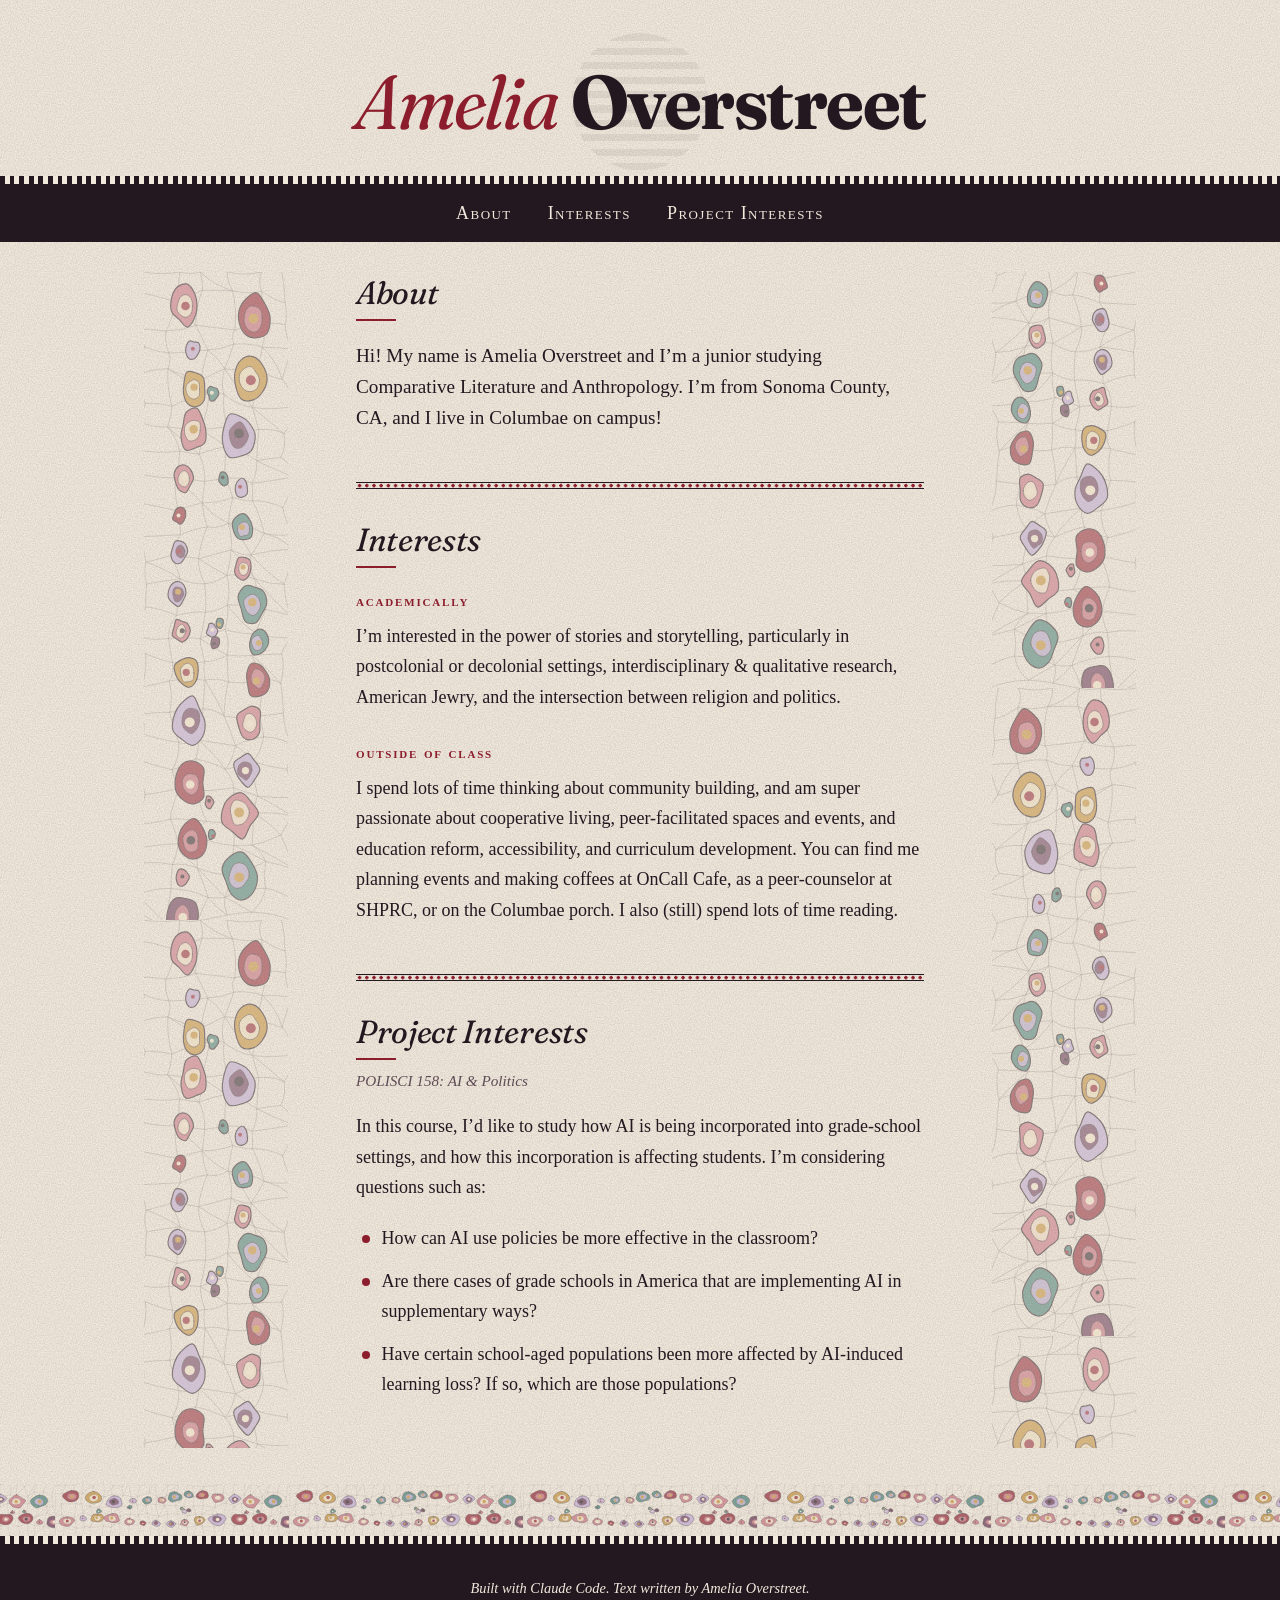
<file: index.html>
<!DOCTYPE html>
<html lang="en">
<head>
  <meta charset="utf-8">
  <meta name="viewport" content="width=device-width, initial-scale=1">
  <title>Amelia Overstreet</title>
  <meta name="description" content="Personal website of Amelia Overstreet.">
  <link rel="preconnect" href="https://fonts.googleapis.com">
  <link rel="preconnect" href="https://fonts.gstatic.com" crossorigin>
  <link rel="stylesheet" href="https://fonts.googleapis.com/css2?family=Fraunces:ital,opsz,wght,SOFT,WONK@0,9..144,300..900,0..100,0..1;1,9..144,300..900,0..100,0..1&display=swap">
  <link rel="stylesheet" href="style.css">
</head>
<body>
  <div class="margin-art margin-art--left" aria-hidden="true"></div>
  <div class="margin-art margin-art--right" aria-hidden="true"></div>

  <header class="masthead">
    <span class="sun" aria-hidden="true"></span>
    <h1><span class="first">Amelia</span> <span class="last">Overstreet</span></h1>
  </header>

  <div class="stripes" aria-hidden="true"></div>

  <nav class="site-nav" aria-label="Sections">
    <ul>
      <li><a href="#about">About</a></li>
      <li><a href="#interests">Interests</a></li>
      <li><a href="#projects">Project Interests</a></li>
    </ul>
  </nav>

  <main>
    <section id="about" tabindex="-1">
      <h2><span class="tag">About</span></h2>
      <p class="lede">Hi! My name is Amelia Overstreet and I’m a junior studying Comparative Literature and Anthropology. I’m from Sonoma County, CA, and I live in Columbae on campus!</p>
    </section>

    <section id="interests" tabindex="-1">
      <h2><span class="tag">Interests</span></h2>

      <h3>Academically</h3>
      <p>I’m interested in the power of stories and storytelling, particularly in postcolonial or decolonial settings, interdisciplinary &amp; qualitative research, American Jewry, and the intersection between religion and politics.</p>

      <h3>Outside of class</h3>
      <p>I spend lots of time thinking about community building, and am super passionate about cooperative living, peer-facilitated spaces and events, and education reform, accessibility, and curriculum development. You can find me planning events and making coffees at OnCall Cafe, as a peer-counselor at SHPRC, or on the Columbae porch. I also (still) spend lots of time reading.</p>
    </section>

    <section id="projects" tabindex="-1">
      <h2><span class="tag">Project Interests</span></h2>
      <p class="course">POLISCI 158: AI &amp; Politics</p>
      <p>In this course, I’d like to study how AI is being incorporated into grade-school settings, and how this incorporation is affecting students. I’m considering questions such as:</p>
      <ul class="questions">
        <li>How can AI use policies be more effective in the classroom?</li>
        <li>Are there cases of grade schools in America that are implementing AI in supplementary ways?</li>
        <li>Have certain school-aged populations been more affected by AI-induced learning loss? If so, which are those populations?</li>
      </ul>
    </section>
  </main>

  <div class="cell-band" aria-hidden="true"></div>

  <footer>
    <p>Built with Claude Code. Text written by Amelia Overstreet.</p>
  </footer>
</body>
</html>
</file>
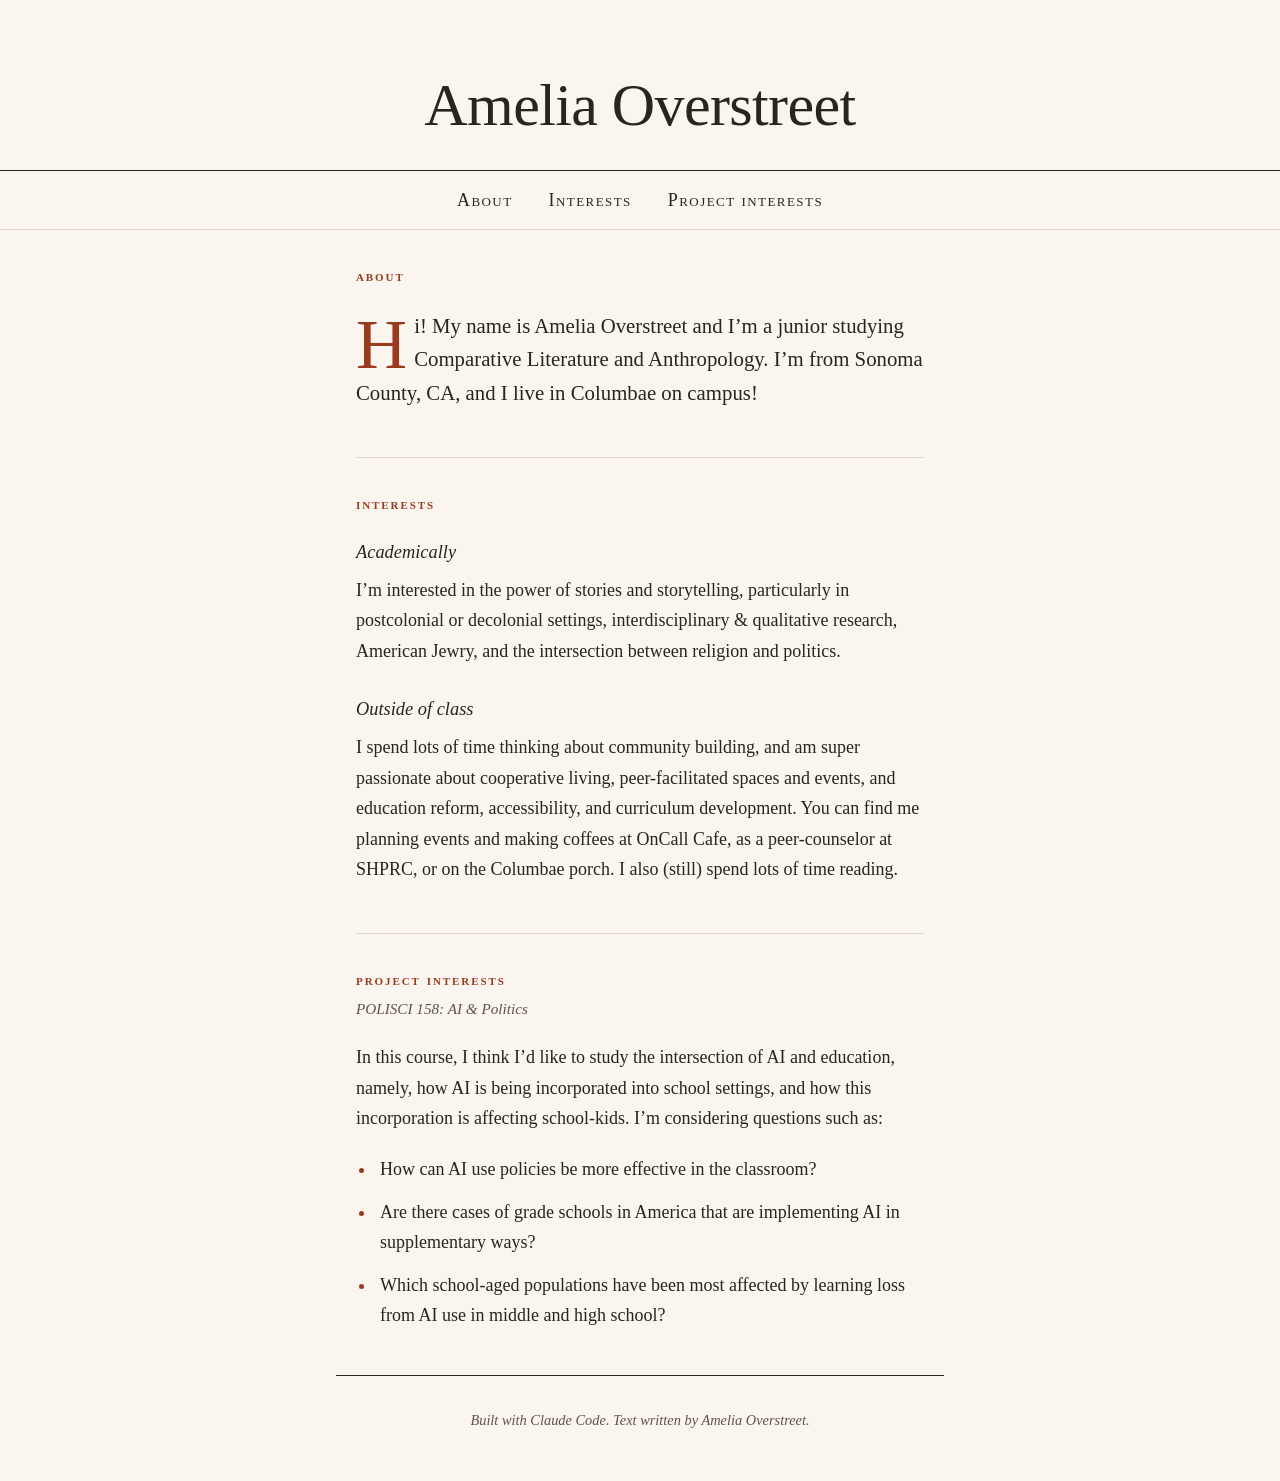
<file: amelia-website-1/index.html>
<!DOCTYPE html>
<html lang="en">
<head>
  <meta charset="utf-8">
  <meta name="viewport" content="width=device-width, initial-scale=1">
  <title>Amelia Overstreet</title>
  <meta name="description" content="Personal website of Amelia Overstreet.">
  <link rel="stylesheet" href="style.css">
</head>
<body>
  <header class="masthead">
    <h1>Amelia Overstreet</h1>
  </header>

  <nav class="site-nav" aria-label="Sections">
    <ul>
      <li><a href="#about">About</a></li>
      <li><a href="#interests">Interests</a></li>
      <li><a href="#projects">Project interests</a></li>
    </ul>
  </nav>

  <main>
    <section id="about">
      <h2>About</h2>
      <p class="lede">Hi! My name is Amelia Overstreet and I’m a junior studying Comparative Literature and Anthropology. I’m from Sonoma County, CA, and I live in Columbae on campus!</p>
    </section>

    <section id="interests">
      <h2>Interests</h2>

      <h3>Academically</h3>
      <p>I’m interested in the power of stories and storytelling, particularly in postcolonial or decolonial settings, interdisciplinary &amp; qualitative research, American Jewry, and the intersection between religion and politics.</p>

      <h3>Outside of class</h3>
      <p>I spend lots of time thinking about community building, and am super passionate about cooperative living, peer-facilitated spaces and events, and education reform, accessibility, and curriculum development. You can find me planning events and making coffees at OnCall Cafe, as a peer-counselor at SHPRC, or on the Columbae porch. I also (still) spend lots of time reading.</p>
    </section>

    <section id="projects">
      <h2>Project interests <span class="course">POLISCI 158: AI &amp; Politics</span></h2>
      <p>In this course, I think I’d like to study the intersection of AI and education, namely, how AI is being incorporated into school settings, and how this incorporation is affecting school-kids. I’m considering questions such as:</p>
      <ul class="questions">
        <li>How can AI use policies be more effective in the classroom?</li>
        <li>Are there cases of grade schools in America that are implementing AI in supplementary ways?</li>
        <li>Which school-aged populations have been most affected by learning loss from AI use in middle and high school?</li>
      </ul>
    </section>
  </main>

  <footer>
    <p>Built with Claude Code. Text written by Amelia Overstreet.</p>
  </footer>
</body>
</html>
</file>
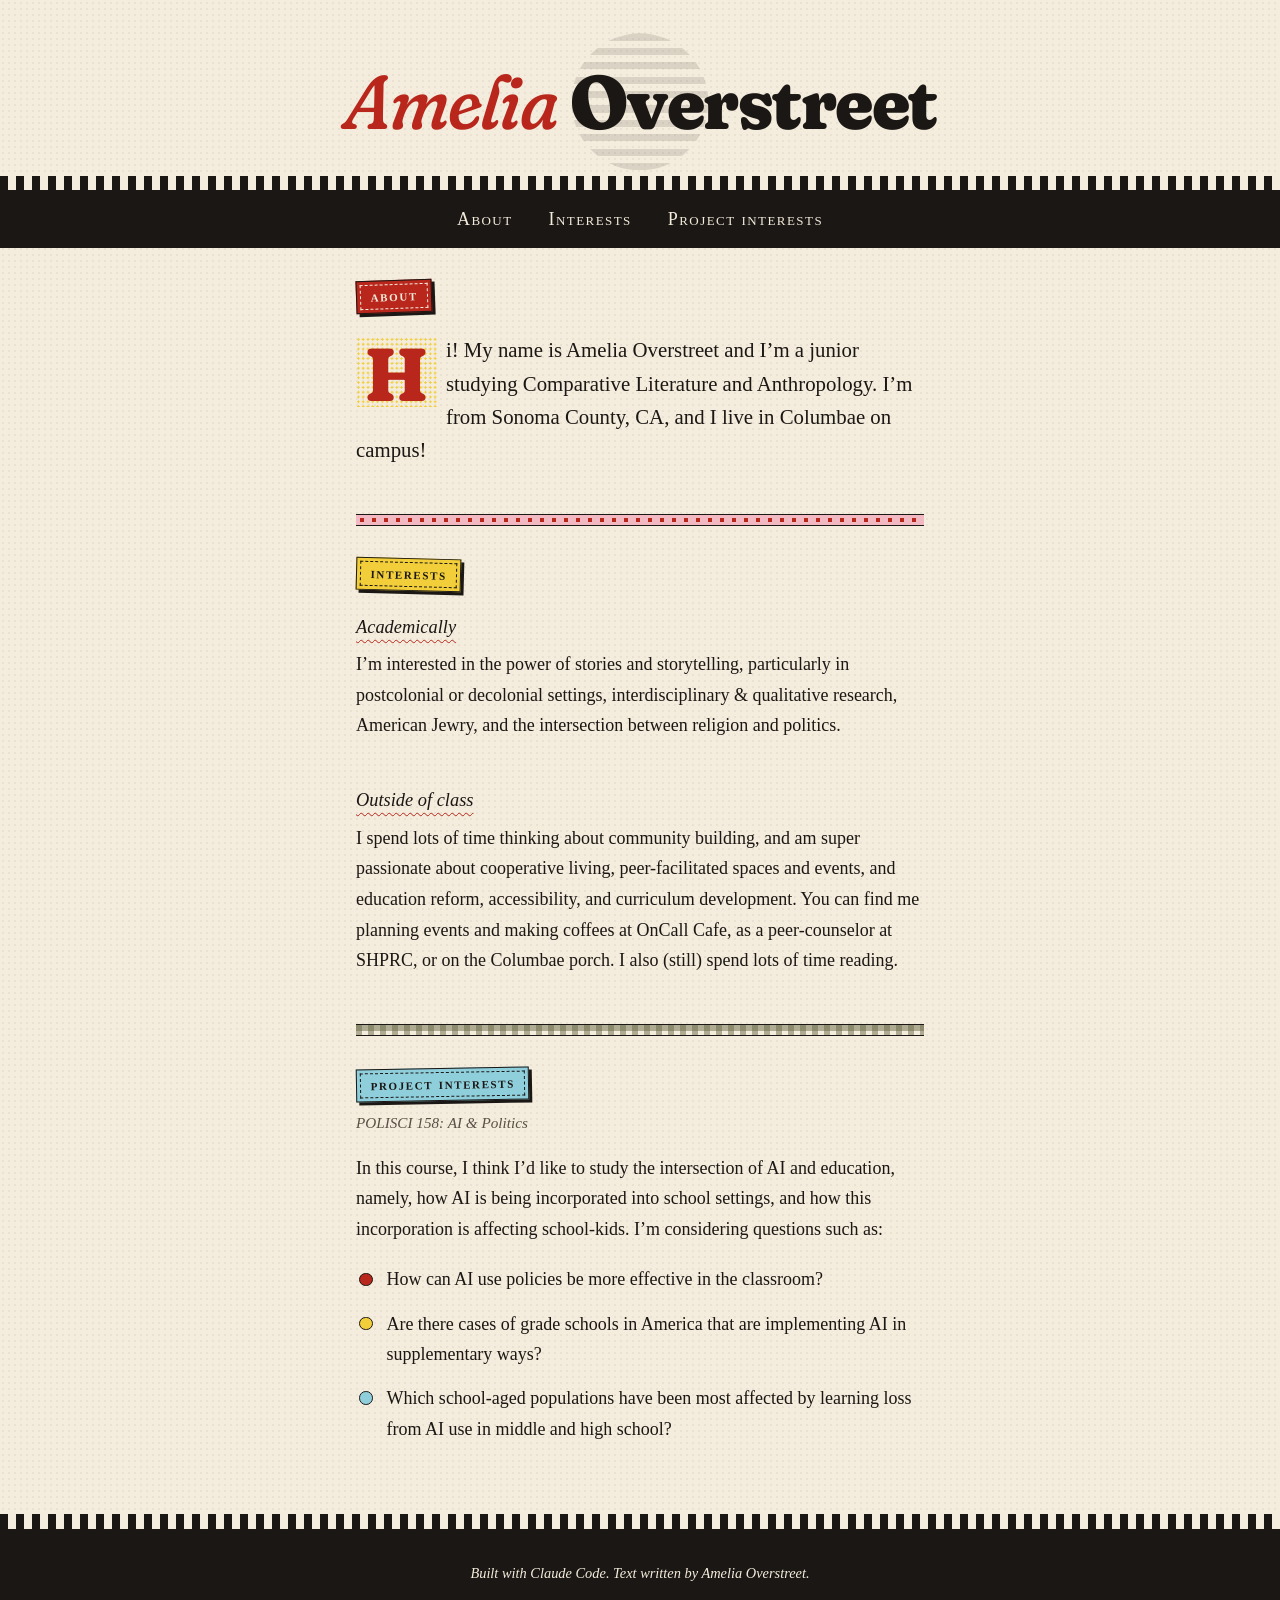
<file: amelia-website-2-old/index.html>
<!DOCTYPE html>
<html lang="en">
<head>
  <meta charset="utf-8">
  <meta name="viewport" content="width=device-width, initial-scale=1">
  <title>Amelia Overstreet</title>
  <meta name="description" content="Personal website of Amelia Overstreet.">
  <link rel="preconnect" href="https://fonts.googleapis.com">
  <link rel="preconnect" href="https://fonts.gstatic.com" crossorigin>
  <link rel="stylesheet" href="https://fonts.googleapis.com/css2?family=Fraunces:ital,opsz,wght,SOFT,WONK@0,9..144,400..900,0..100,0..1;1,9..144,400..900,0..100,0..1&display=swap">
  <link rel="stylesheet" href="style.css">
</head>
<body>
  <header class="masthead">
    <span class="sun" aria-hidden="true"></span>
    <h1><span class="first">Amelia</span> <span class="last">Overstreet</span></h1>
  </header>

  <div class="stripes" aria-hidden="true"></div>

  <nav class="site-nav" aria-label="Sections">
    <ul>
      <li><a href="#about">About</a></li>
      <li><a href="#interests">Interests</a></li>
      <li><a href="#projects">Project interests</a></li>
    </ul>
  </nav>

  <main>
    <section id="about" class="patch-red">
      <h2><span class="tag">About</span></h2>
      <p class="lede">Hi! My name is Amelia Overstreet and I’m a junior studying Comparative Literature and Anthropology. I’m from Sonoma County, CA, and I live in Columbae on campus!</p>
    </section>

    <section id="interests" class="patch-yellow">
      <h2><span class="tag">Interests</span></h2>

      <h3>Academically</h3>
      <p>I’m interested in the power of stories and storytelling, particularly in postcolonial or decolonial settings, interdisciplinary &amp; qualitative research, American Jewry, and the intersection between religion and politics.</p>

      <h3>Outside of class</h3>
      <p>I spend lots of time thinking about community building, and am super passionate about cooperative living, peer-facilitated spaces and events, and education reform, accessibility, and curriculum development. You can find me planning events and making coffees at OnCall Cafe, as a peer-counselor at SHPRC, or on the Columbae porch. I also (still) spend lots of time reading.</p>
    </section>

    <section id="projects" class="patch-aqua">
      <h2><span class="tag">Project interests</span> <span class="course">POLISCI 158: AI &amp; Politics</span></h2>
      <p>In this course, I think I’d like to study the intersection of AI and education, namely, how AI is being incorporated into school settings, and how this incorporation is affecting school-kids. I’m considering questions such as:</p>
      <ul class="questions">
        <li>How can AI use policies be more effective in the classroom?</li>
        <li>Are there cases of grade schools in America that are implementing AI in supplementary ways?</li>
        <li>Which school-aged populations have been most affected by learning loss from AI use in middle and high school?</li>
      </ul>
    </section>
  </main>

  <footer>
    <p>Built with Claude Code. Text written by Amelia Overstreet.</p>
  </footer>
</body>
</html>
</file>
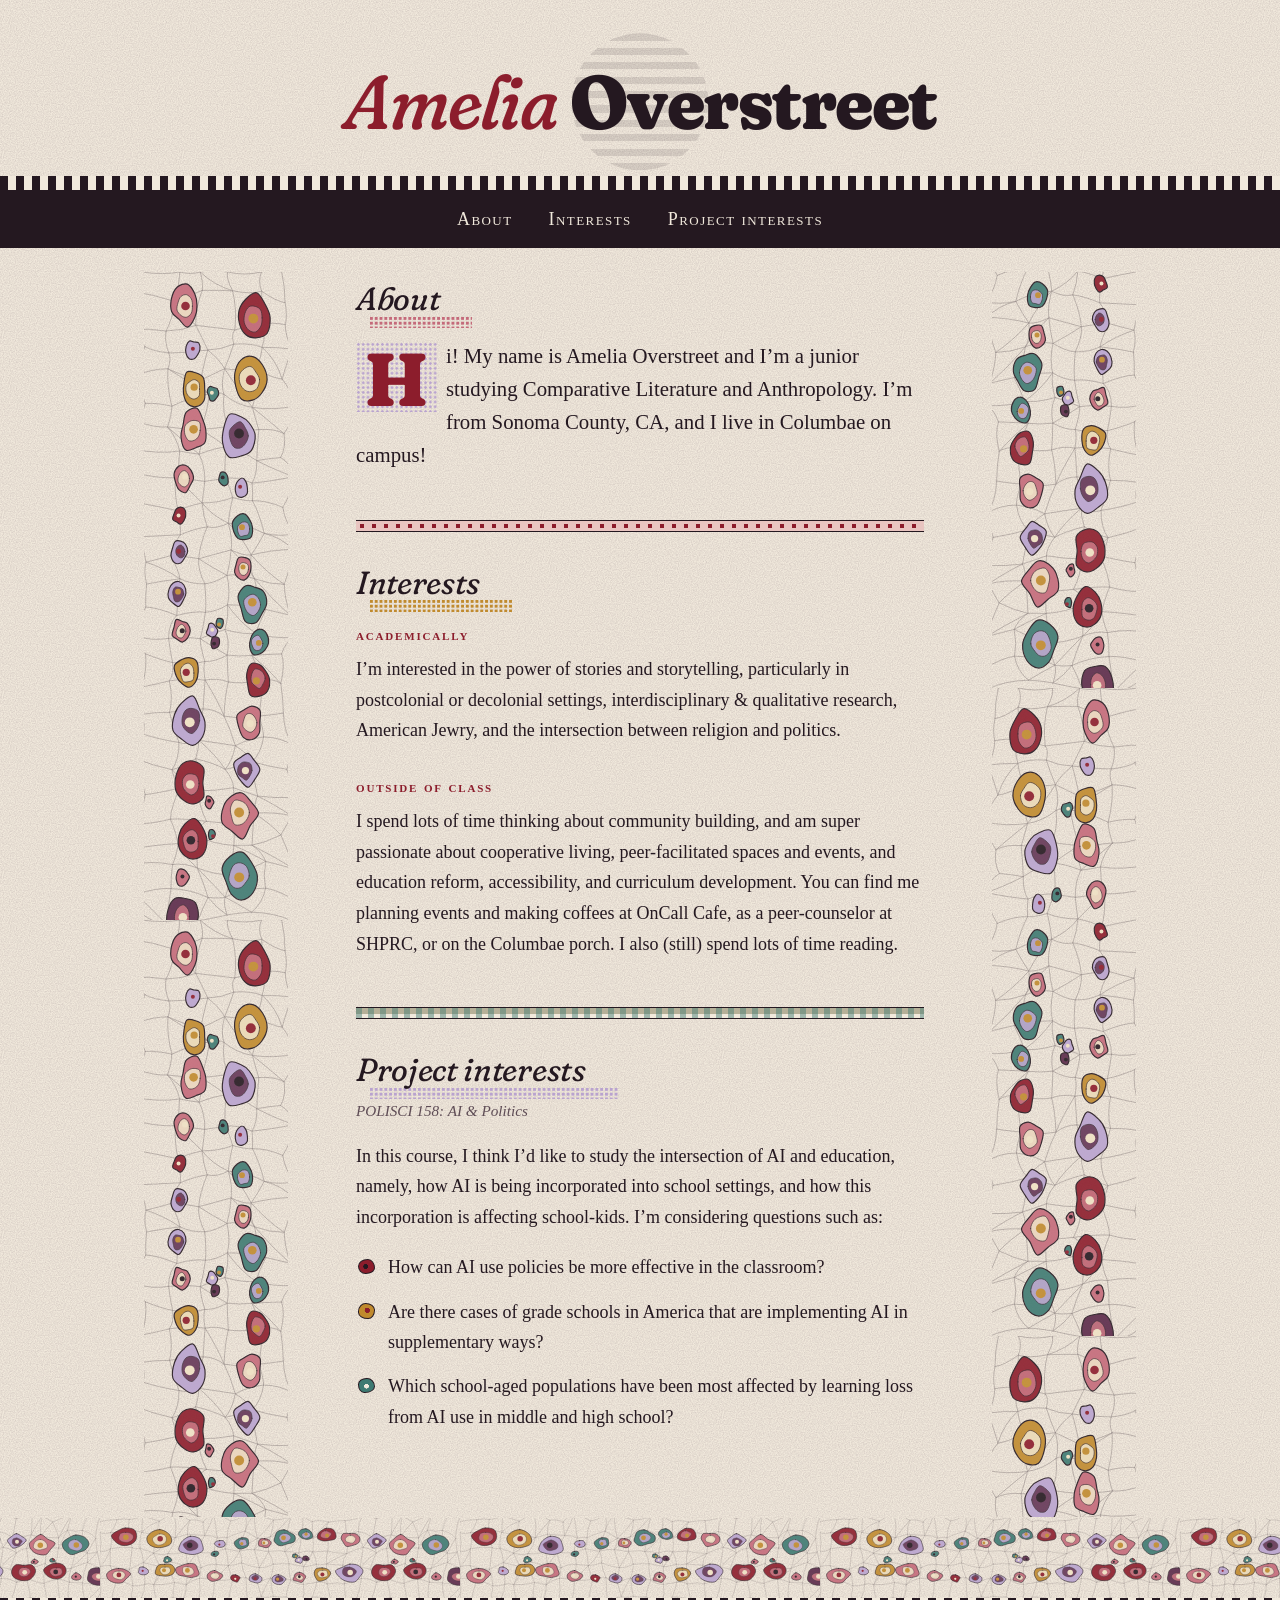
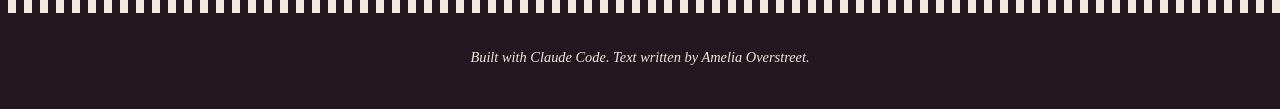
<file: amelia-website-2-playful/index.html>
<!DOCTYPE html>
<html lang="en">
<head>
  <meta charset="utf-8">
  <meta name="viewport" content="width=device-width, initial-scale=1">
  <title>Amelia Overstreet</title>
  <meta name="description" content="Personal website of Amelia Overstreet.">
  <link rel="preconnect" href="https://fonts.googleapis.com">
  <link rel="preconnect" href="https://fonts.gstatic.com" crossorigin>
  <link rel="stylesheet" href="https://fonts.googleapis.com/css2?family=Fraunces:ital,opsz,wght,SOFT,WONK@0,9..144,300..900,0..100,0..1;1,9..144,300..900,0..100,0..1&display=swap">
  <link rel="stylesheet" href="style.css">
</head>
<body>
  <div class="margin-art margin-art--left" aria-hidden="true"></div>
  <div class="margin-art margin-art--right" aria-hidden="true"></div>

  <header class="masthead">
    <span class="sun" aria-hidden="true"></span>
    <h1><span class="first">Amelia</span> <span class="last">Overstreet</span></h1>
  </header>

  <div class="stripes" aria-hidden="true"></div>

  <nav class="site-nav" aria-label="Sections">
    <ul>
      <li><a href="#about">About</a></li>
      <li><a href="#interests">Interests</a></li>
      <li><a href="#projects">Project interests</a></li>
    </ul>
  </nav>

  <main>
    <section id="about" class="glow-rose">
      <h2><span class="tag">About</span></h2>
      <p class="lede">Hi! My name is Amelia Overstreet and I’m a junior studying Comparative Literature and Anthropology. I’m from Sonoma County, CA, and I live in Columbae on campus!</p>
    </section>

    <section id="interests" class="glow-ochre">
      <h2><span class="tag">Interests</span></h2>

      <h3>Academically</h3>
      <p>I’m interested in the power of stories and storytelling, particularly in postcolonial or decolonial settings, interdisciplinary &amp; qualitative research, American Jewry, and the intersection between religion and politics.</p>

      <h3>Outside of class</h3>
      <p>I spend lots of time thinking about community building, and am super passionate about cooperative living, peer-facilitated spaces and events, and education reform, accessibility, and curriculum development. You can find me planning events and making coffees at OnCall Cafe, as a peer-counselor at SHPRC, or on the Columbae porch. I also (still) spend lots of time reading.</p>
    </section>

    <section id="projects" class="glow-lilac">
      <h2><span class="tag">Project interests</span> <span class="course">POLISCI 158: AI &amp; Politics</span></h2>
      <p>In this course, I think I’d like to study the intersection of AI and education, namely, how AI is being incorporated into school settings, and how this incorporation is affecting school-kids. I’m considering questions such as:</p>
      <ul class="questions">
        <li>How can AI use policies be more effective in the classroom?</li>
        <li>Are there cases of grade schools in America that are implementing AI in supplementary ways?</li>
        <li>Which school-aged populations have been most affected by learning loss from AI use in middle and high school?</li>
      </ul>
    </section>
  </main>

  <div class="cell-band" aria-hidden="true"></div>

  <footer>
    <p>Built with Claude Code. Text written by Amelia Overstreet.</p>
  </footer>
</body>
</html>
</file>
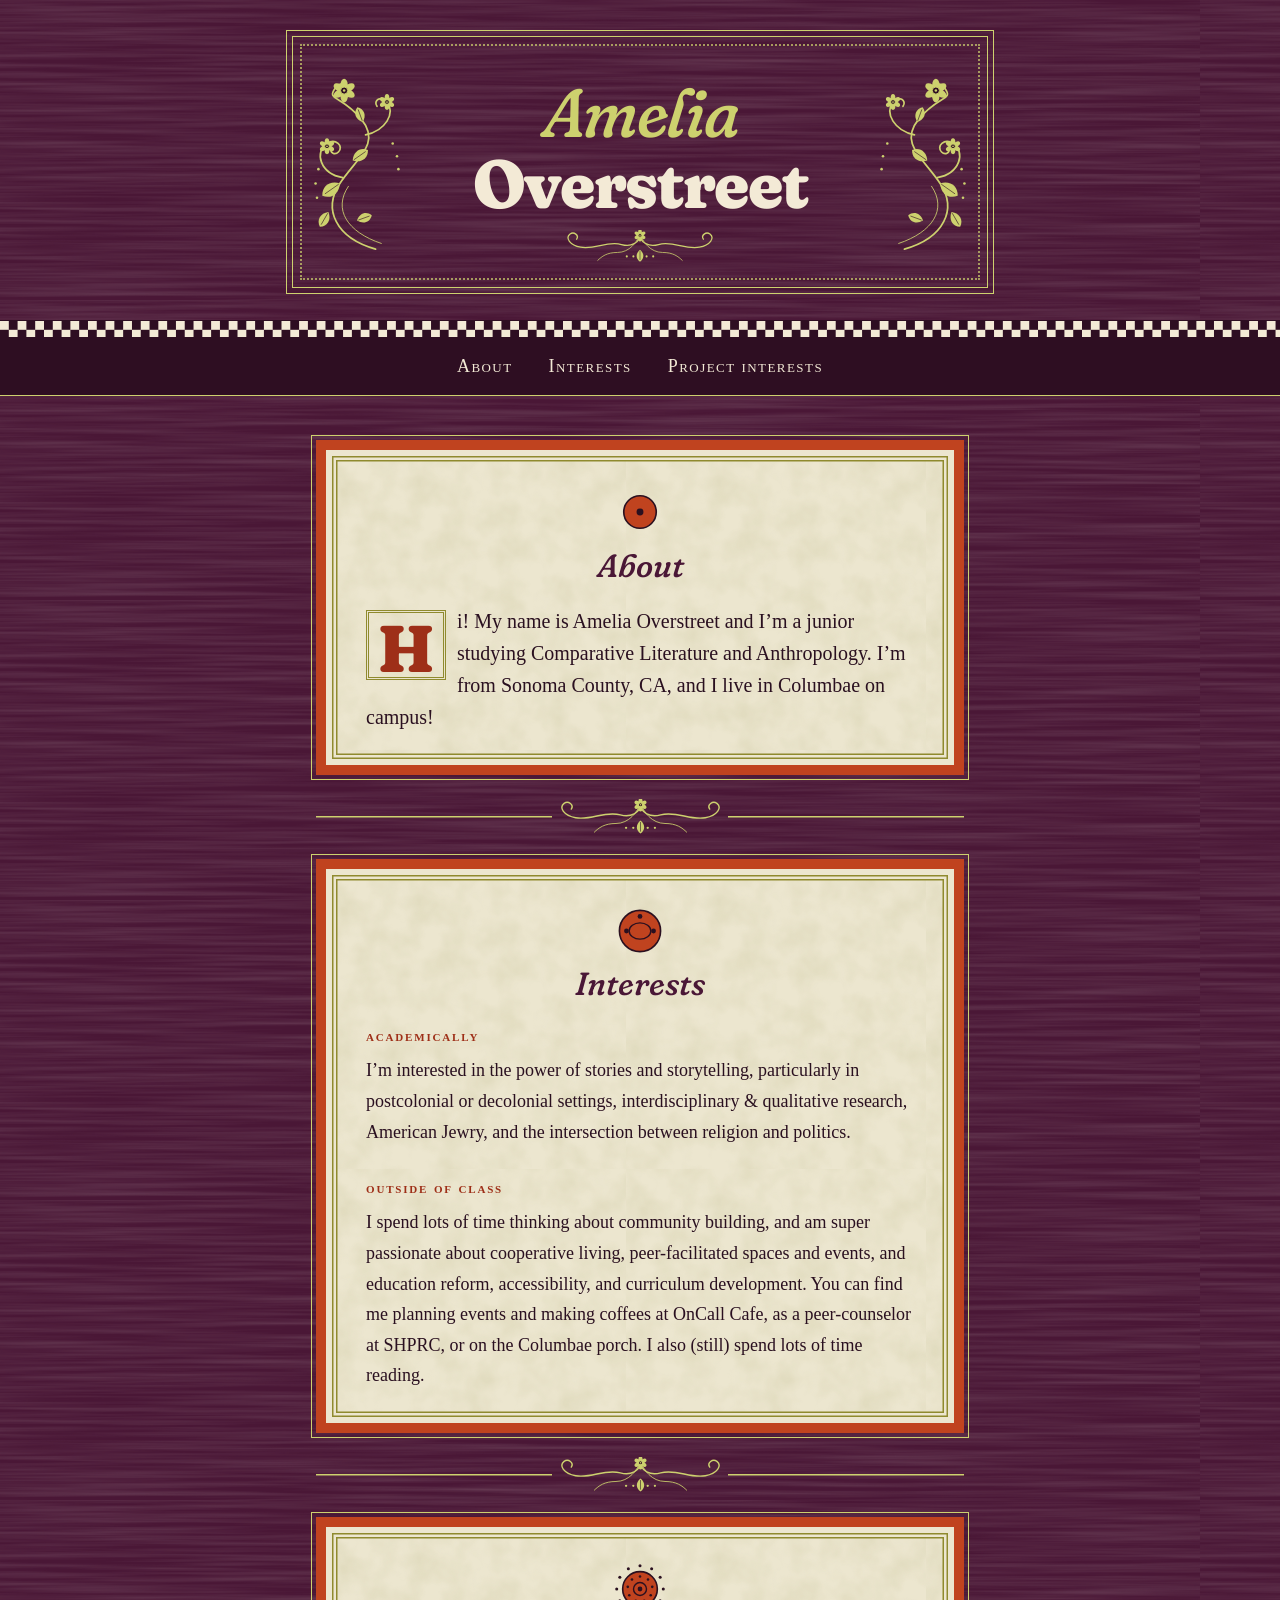
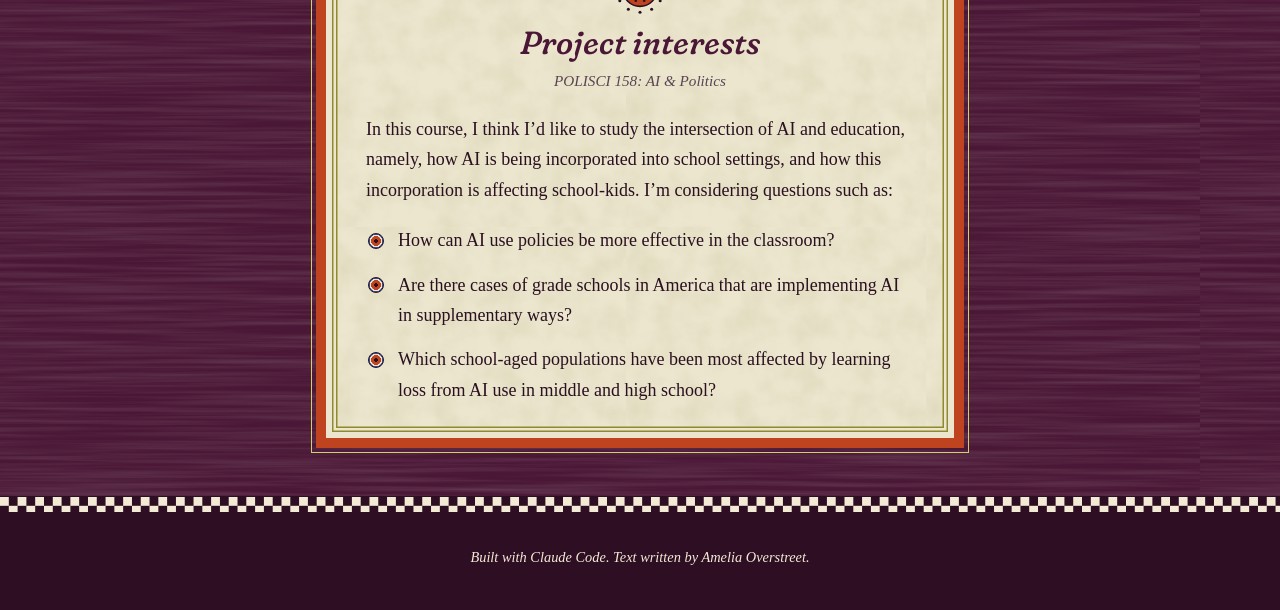
<file: amelia-website-3/index.html>
<!DOCTYPE html>
<html lang="en">
<head>
  <meta charset="utf-8">
  <meta name="viewport" content="width=device-width, initial-scale=1">
  <title>Amelia Overstreet</title>
  <meta name="description" content="Personal website of Amelia Overstreet.">
  <link rel="preconnect" href="https://fonts.googleapis.com">
  <link rel="preconnect" href="https://fonts.gstatic.com" crossorigin>
  <link rel="stylesheet" href="https://fonts.googleapis.com/css2?family=Fraunces:ital,opsz,wght,SOFT,WONK@0,9..144,300..900,0..100,0..1;1,9..144,300..900,0..100,0..1&display=swap">
  <link rel="stylesheet" href="style.css">
</head>
<body>
  <header class="masthead">
    <div class="frame">
      <span class="vine vine--left" aria-hidden="true"></span>
      <span class="vine vine--right" aria-hidden="true"></span>
      <h1><span class="first">Amelia</span> <span class="last">Overstreet</span></h1>
      <span class="flourish" aria-hidden="true"></span>
    </div>
  </header>

  <div class="checker" aria-hidden="true"></div>

  <nav class="site-nav" aria-label="Sections">
    <ul>
      <li><a href="#about">About</a></li>
      <li><a href="#interests">Interests</a></li>
      <li><a href="#projects">Project interests</a></li>
    </ul>
  </nav>

  <main>
    <section id="about" class="panel">
      <!-- a single point -->
      <svg class="emblem" viewBox="0 0 48 48" aria-hidden="true">
        <circle cx="24" cy="24" r="15" fill="#c0431f" stroke="#2a1020" stroke-width="1.5"/>
        <circle cx="24" cy="24" r="3.2" fill="#2a1020"/>
      </svg>
      <h2>About</h2>
      <p class="lede">Hi! My name is Amelia Overstreet and I’m a junior studying Comparative Literature and Anthropology. I’m from Sonoma County, CA, and I live in Columbae on campus!</p>
    </section>

    <div class="divider" aria-hidden="true"></div>

    <section id="interests" class="panel">
      <!-- the point opens into a ring -->
      <svg class="emblem" viewBox="0 0 48 48" aria-hidden="true">
        <circle cx="24" cy="24" r="19" fill="#c0431f" stroke="#2a1020" stroke-width="1.5"/>
        <ellipse cx="24" cy="24" rx="10" ry="7.5" fill="none" stroke="#2a1020" stroke-width="1.3"/>
        <circle cx="11.5" cy="24" r="2.2" fill="#2a1020"/>
        <circle cx="36.5" cy="24" r="2.2" fill="#2a1020"/>
        <circle cx="24" cy="10.5" r="2.2" fill="#2a1020"/>
      </svg>
      <h2>Interests</h2>

      <h3>Academically</h3>
      <p>I’m interested in the power of stories and storytelling, particularly in postcolonial or decolonial settings, interdisciplinary &amp; qualitative research, American Jewry, and the intersection between religion and politics.</p>

      <h3>Outside of class</h3>
      <p>I spend lots of time thinking about community building, and am super passionate about cooperative living, peer-facilitated spaces and events, and education reform, accessibility, and curriculum development. You can find me planning events and making coffees at OnCall Cafe, as a peer-counselor at SHPRC, or on the Columbae porch. I also (still) spend lots of time reading.</p>
    </section>

    <div class="divider" aria-hidden="true"></div>

    <section id="projects" class="panel">
      <!-- the ring radiates into a dotted halo -->
      <svg class="emblem" viewBox="0 0 48 48" aria-hidden="true">
        <g fill="#2a1020">
          <circle cx="24" cy="2.5" r="1.4"/><circle cx="34.75" cy="5.38" r="1.4"/><circle cx="42.62" cy="13.25" r="1.4"/><circle cx="45.5" cy="24" r="1.4"/><circle cx="42.62" cy="34.75" r="1.4"/><circle cx="34.75" cy="42.62" r="1.4"/><circle cx="24" cy="45.5" r="1.4"/><circle cx="13.25" cy="42.62" r="1.4"/><circle cx="5.38" cy="34.75" r="1.4"/><circle cx="2.5" cy="24" r="1.4"/><circle cx="5.38" cy="13.25" r="1.4"/><circle cx="13.25" cy="5.38" r="1.4"/>
        </g>
        <circle cx="24" cy="24" r="16" fill="#c0431f" stroke="#2a1020" stroke-width="1.5"/>
        <g fill="#2a1020">
          <circle cx="24" cy="12.5" r="1.2"/><circle cx="31.4" cy="15.2" r="1.2"/><circle cx="35.3" cy="22" r="1.2"/><circle cx="33.9" cy="29.75" r="1.2"/><circle cx="27.9" cy="34.8" r="1.2"/><circle cx="20.1" cy="34.8" r="1.2"/><circle cx="14.1" cy="29.75" r="1.2"/><circle cx="12.7" cy="22" r="1.2"/><circle cx="16.6" cy="15.2" r="1.2"/>
        </g>
        <circle cx="24" cy="24" r="6" fill="none" stroke="#2a1020" stroke-width="1.3"/>
        <circle cx="24" cy="24" r="2.2" fill="#2a1020"/>
      </svg>
      <h2>Project interests</h2>
      <p class="course">POLISCI 158: AI &amp; Politics</p>
      <p>In this course, I think I’d like to study the intersection of AI and education, namely, how AI is being incorporated into school settings, and how this incorporation is affecting school-kids. I’m considering questions such as:</p>
      <ul class="questions">
        <li>How can AI use policies be more effective in the classroom?</li>
        <li>Are there cases of grade schools in America that are implementing AI in supplementary ways?</li>
        <li>Which school-aged populations have been most affected by learning loss from AI use in middle and high school?</li>
      </ul>
    </section>
  </main>

  <div class="checker checker--footer" aria-hidden="true"></div>

  <footer>
    <p>Built with Claude Code. Text written by Amelia Overstreet.</p>
  </footer>
</body>
</html>
</file>
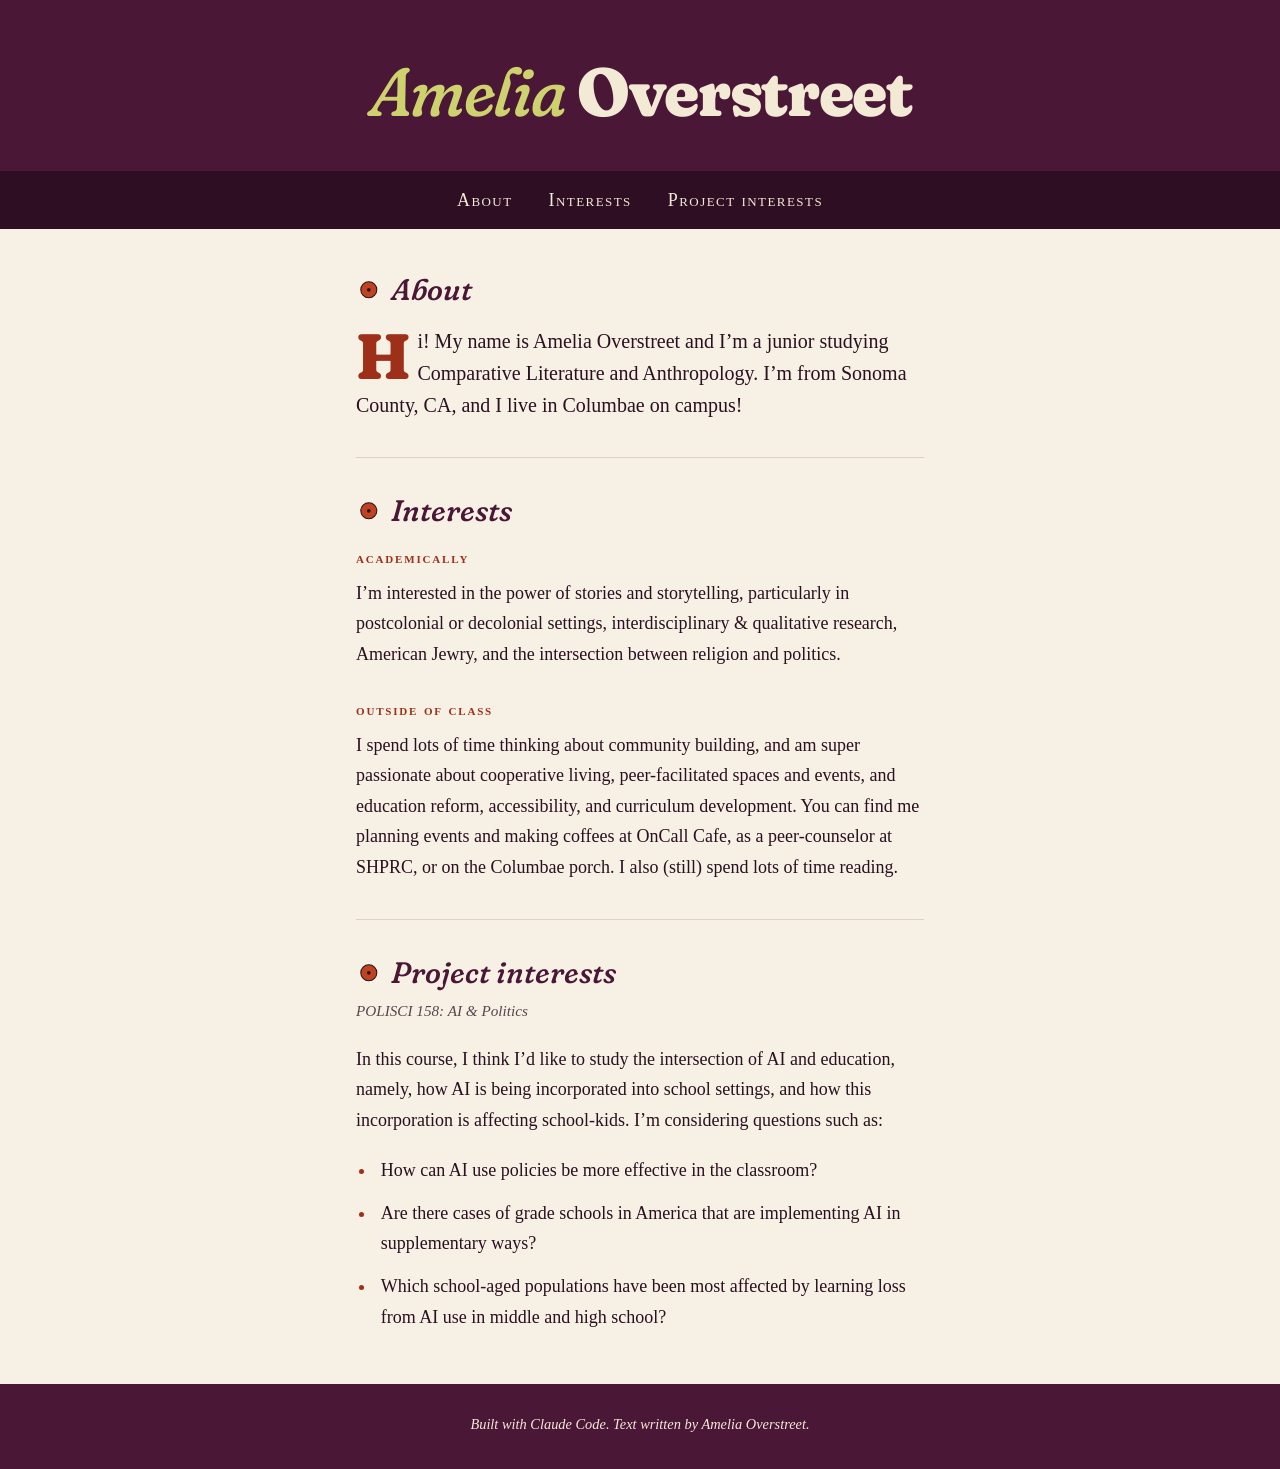
<file: amelia-website-4/index.html>
<!DOCTYPE html>
<html lang="en">
<head>
  <meta charset="utf-8">
  <meta name="viewport" content="width=device-width, initial-scale=1">
  <title>Amelia Overstreet</title>
  <meta name="description" content="Personal website of Amelia Overstreet.">
  <link rel="preconnect" href="https://fonts.googleapis.com">
  <link rel="preconnect" href="https://fonts.gstatic.com" crossorigin>
  <link rel="stylesheet" href="https://fonts.googleapis.com/css2?family=Fraunces:ital,opsz,wght,SOFT,WONK@0,9..144,300..900,0..100,0..1;1,9..144,300..900,0..100,0..1&display=swap">
  <link rel="stylesheet" href="style.css">
</head>
<body>
  <header class="masthead">
    <h1><span class="first">Amelia</span> <span class="last">Overstreet</span></h1>
  </header>

  <nav class="site-nav" aria-label="Sections">
    <ul>
      <li><a href="#about">About</a></li>
      <li><a href="#interests">Interests</a></li>
      <li><a href="#projects">Project interests</a></li>
    </ul>
  </nav>

  <main>
    <section id="about">
      <h2>
        <svg class="emblem" viewBox="0 0 48 48" aria-hidden="true">
          <circle cx="24" cy="24" r="15" fill="#c0431f" stroke="#2a1020" stroke-width="2"/>
          <circle cx="24" cy="24" r="3.5" fill="#2a1020"/>
        </svg>
        About
      </h2>
      <p class="lede">Hi! My name is Amelia Overstreet and I’m a junior studying Comparative Literature and Anthropology. I’m from Sonoma County, CA, and I live in Columbae on campus!</p>
    </section>

    <section id="interests">
      <h2>
        <svg class="emblem" viewBox="0 0 48 48" aria-hidden="true">
          <circle cx="24" cy="24" r="15" fill="#c0431f" stroke="#2a1020" stroke-width="2"/>
          <circle cx="24" cy="24" r="3.5" fill="#2a1020"/>
        </svg>
        Interests
      </h2>

      <h3>Academically</h3>
      <p>I’m interested in the power of stories and storytelling, particularly in postcolonial or decolonial settings, interdisciplinary &amp; qualitative research, American Jewry, and the intersection between religion and politics.</p>

      <h3>Outside of class</h3>
      <p>I spend lots of time thinking about community building, and am super passionate about cooperative living, peer-facilitated spaces and events, and education reform, accessibility, and curriculum development. You can find me planning events and making coffees at OnCall Cafe, as a peer-counselor at SHPRC, or on the Columbae porch. I also (still) spend lots of time reading.</p>
    </section>

    <section id="projects">
      <h2>
        <svg class="emblem" viewBox="0 0 48 48" aria-hidden="true">
          <circle cx="24" cy="24" r="15" fill="#c0431f" stroke="#2a1020" stroke-width="2"/>
          <circle cx="24" cy="24" r="3.5" fill="#2a1020"/>
        </svg>
        Project interests
      </h2>
      <p class="course">POLISCI 158: AI &amp; Politics</p>
      <p>In this course, I think I’d like to study the intersection of AI and education, namely, how AI is being incorporated into school settings, and how this incorporation is affecting school-kids. I’m considering questions such as:</p>
      <ul class="questions">
        <li>How can AI use policies be more effective in the classroom?</li>
        <li>Are there cases of grade schools in America that are implementing AI in supplementary ways?</li>
        <li>Which school-aged populations have been most affected by learning loss from AI use in middle and high school?</li>
      </ul>
    </section>
  </main>

  <footer>
    <p>Built with Claude Code. Text written by Amelia Overstreet.</p>
  </footer>
</body>
</html>
</file>
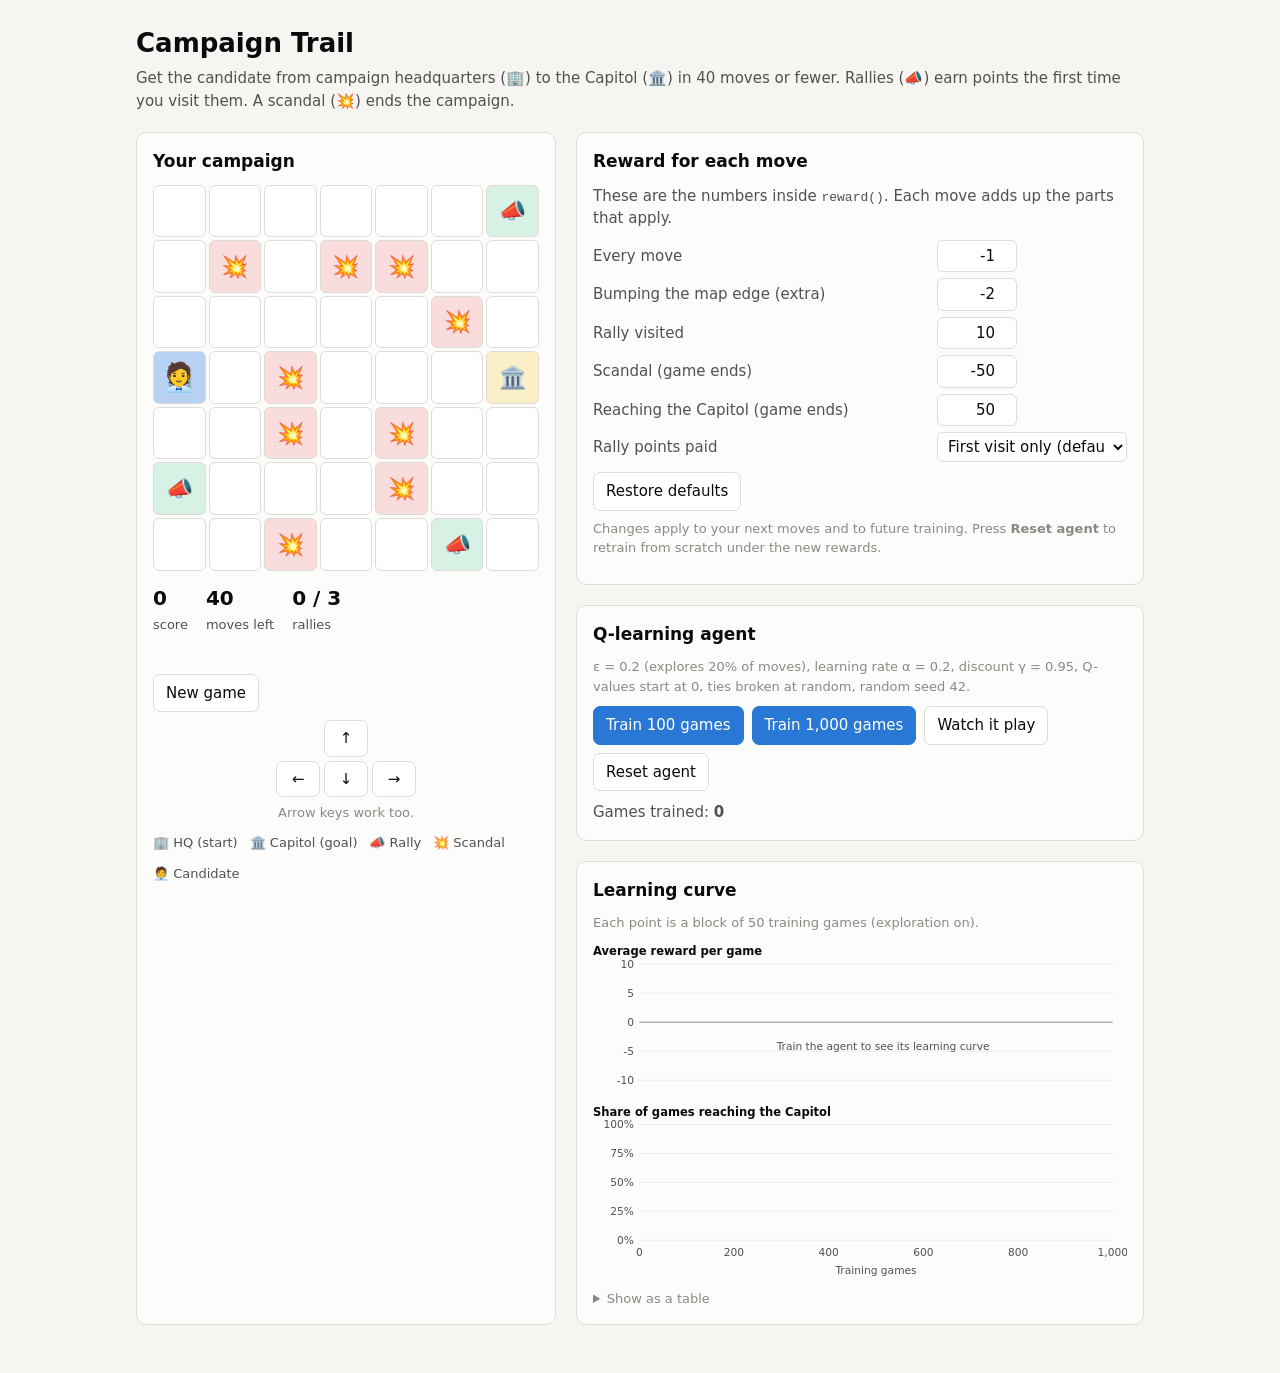
<file: rl-game/index.html>
<!doctype html>
<html lang="en">
<head>
<meta charset="utf-8">
<meta name="viewport" content="width=device-width, initial-scale=1">
<title>Campaign Trail</title>
<style>
  :root {
    color-scheme: light;
    --bg: #f6f5f1;
    --surface: #fcfcfb;
    --border: #dddcd6;
    --text: #0b0b0b;
    --text-2: #52514e;
    --muted: #8a8984;
    --grid: #ecebe6;
    --accent: #2a78d6;       /* series 1: average reward */
    --series-2: #eb6834;     /* series 2: share reaching the Capitol */
    --cell: #ffffff;
    --hq: #dbe8f8;
    --capitol: #fbefc8;
    --rally: #d8f1e5;
    --scandal: #f9dcdc;
    --trail: #2a78d633;
  }
  @media (prefers-color-scheme: dark) {
    :root:not([data-theme="light"]) {
      color-scheme: dark;
      --bg: #121211; --surface: #1a1a19; --border: #34332f;
      --text: #ffffff; --text-2: #c3c2b7; --muted: #8f8e86; --grid: #2a2a27;
      --accent: #3987e5; --series-2: #d95926;
      --cell: #222220; --hq: #1f3550; --capitol: #4a3d12; --rally: #173d2d; --scandal: #4d2020;
      --trail: #3987e544;
    }
  }
  :root[data-theme="dark"] {
    color-scheme: dark;
    --bg: #121211; --surface: #1a1a19; --border: #34332f;
    --text: #ffffff; --text-2: #c3c2b7; --muted: #8f8e86; --grid: #2a2a27;
    --accent: #3987e5; --series-2: #d95926;
    --cell: #222220; --hq: #1f3550; --capitol: #4a3d12; --rally: #173d2d; --scandal: #4d2020;
    --trail: #3987e544;
  }

  * { box-sizing: border-box; }
  body {
    margin: 0; background: var(--bg); color: var(--text);
    font: 15px/1.5 system-ui, -apple-system, "Segoe UI", sans-serif;
  }
  main { max-width: 1040px; margin: 0 auto; padding: 24px 16px 48px; }
  h1 { font-size: 26px; margin: 0 0 4px; }
  h2 { font-size: 17px; margin: 0 0 10px; }
  p { margin: 0 0 10px; color: var(--text-2); }
  .layout { display: grid; grid-template-columns: minmax(0, 420px) minmax(0, 1fr); gap: 20px; margin-top: 20px; }
  @media (max-width: 760px) { .layout { grid-template-columns: minmax(0, 1fr); } }
  .card { background: var(--surface); border: 1px solid var(--border); border-radius: 10px; padding: 16px; }
  .stack { display: grid; gap: 20px; align-content: start; }

  /* Board */
  .board { display: grid; grid-template-columns: repeat(7, 1fr); gap: 3px; aspect-ratio: 1; }
  .cell {
    position: relative; display: grid; place-items: center; border-radius: 6px;
    background: var(--cell); border: 1px solid var(--border);
    font-size: clamp(14px, 4.5vw, 22px); user-select: none;
  }
  .cell.hq { background: var(--hq); }
  .cell.capitol { background: var(--capitol); }
  .cell.rally { background: var(--rally); }
  .cell.rally.used { opacity: 0.4; }
  .cell.scandal { background: var(--scandal); }
  .cell.trail::after { content: ""; position: absolute; inset: 0; border-radius: 5px; background: var(--trail); }
  .cell .who { position: absolute; font-size: 1.3em; z-index: 1; }
  .status { display: flex; gap: 18px; flex-wrap: wrap; margin: 12px 0 8px; font-variant-numeric: tabular-nums; }
  .status b { font-size: 20px; display: block; }
  .status span { color: var(--text-2); font-size: 13px; }
  .message { min-height: 1.5em; font-weight: 600; margin-bottom: 8px; }
  .legend { display: flex; gap: 12px; flex-wrap: wrap; font-size: 13px; color: var(--text-2); margin-top: 10px; }

  /* Controls */
  button {
    font: inherit; padding: 7px 12px; border-radius: 7px; cursor: pointer;
    border: 1px solid var(--border); background: var(--cell); color: var(--text);
  }
  button:hover { border-color: var(--text-2); }
  button.primary { background: var(--accent); color: #fff; border-color: var(--accent); }
  button:disabled { opacity: 0.5; cursor: default; }
  .row { display: flex; gap: 8px; flex-wrap: wrap; }
  .pad { display: grid; grid-template-columns: repeat(3, 44px); gap: 4px; justify-content: center; margin-top: 8px; }
  .pad button { padding: 6px 0; }
  .rewards { display: grid; grid-template-columns: 1fr auto; gap: 6px 12px; align-items: center; }
  .rewards label { color: var(--text-2); }
  .rewards select { font: inherit; padding: 4px 6px; border-radius: 6px; max-width: 190px;
    border: 1px solid var(--border); background: var(--cell); color: var(--text); }
  .rewards input { width: 80px; font: inherit; padding: 4px 6px; border-radius: 6px;
    border: 1px solid var(--border); background: var(--cell); color: var(--text); text-align: right; }
  .small { font-size: 13px; color: var(--muted); }
  .stats { font-variant-numeric: tabular-nums; margin-top: 10px; color: var(--text-2); }
  code { font-size: 13px; }

  /* Chart */
  .chart-wrap { position: relative; }
  svg.chart { width: 100%; height: auto; display: block; }
  .chart text { fill: var(--text-2); font-size: 12px; }
  .chart .title { fill: var(--text); font-weight: 600; font-size: 13px; }
  .tooltip {
    position: absolute; pointer-events: none; display: none; white-space: nowrap;
    background: var(--surface); border: 1px solid var(--border); border-radius: 6px;
    padding: 6px 9px; font-size: 13px; box-shadow: 0 2px 8px #0002;
  }
  .swatch { display: inline-block; width: 10px; height: 10px; border-radius: 2px; margin-right: 6px; }
  details { margin-top: 8px; }
  table { border-collapse: collapse; font-size: 13px; font-variant-numeric: tabular-nums; margin-top: 6px; }
  td, th { padding: 2px 10px; text-align: right; border-bottom: 1px solid var(--grid); }
</style>
</head>
<body>
<main>
  <h1>Campaign Trail</h1>
  <p>Get the candidate from campaign headquarters (🏢) to the Capitol (🏛️) in 40 moves or fewer.
     Rallies (📣) earn points the first time you visit them. A scandal (💥) ends the campaign.</p>

  <div class="layout">
    <!-- Left: the game -->
    <div class="card">
      <h2 id="boardTitle">Your campaign</h2>
      <div class="board" id="board"></div>
      <div class="status">
        <div><b id="score">0</b><span>score</span></div>
        <div><b id="movesLeft">40</b><span>moves left</span></div>
        <div><b id="rallyCount">0 / 3</b><span>rallies</span></div>
      </div>
      <div class="message" id="message"></div>
      <div class="row">
        <button id="newGame">New game</button>
      </div>
      <div class="pad">
        <span></span><button data-move="0" aria-label="Up">↑</button><span></span>
        <button data-move="3" aria-label="Left">←</button>
        <button data-move="1" aria-label="Down">↓</button>
        <button data-move="2" aria-label="Right">→</button>
      </div>
      <p class="small" style="text-align:center;margin-top:6px">Arrow keys work too.</p>
      <div class="legend">
        <span>🏢 HQ (start)</span><span>🏛️ Capitol (goal)</span><span>📣 Rally</span><span>💥 Scandal</span><span>🧑‍💼 Candidate</span>
      </div>
    </div>

    <!-- Right: rewards, agent, chart -->
    <div class="stack">
      <div class="card">
        <h2>Reward for each move</h2>
        <p>These are the numbers inside <code>reward()</code>. Each move adds up the parts that apply.</p>
        <div class="rewards" id="rewards"></div>
        <div class="row" style="margin-top:10px">
          <button id="resetRewards">Restore defaults</button>
        </div>
        <p class="small" style="margin-top:8px">Changes apply to your next moves and to future training.
          Press <b>Reset agent</b> to retrain from scratch under the new rewards.</p>
      </div>

      <div class="card">
        <h2>Q-learning agent</h2>
        <p class="small">ε = 0.2 (explores 20% of moves), learning rate α = 0.2, discount γ = 0.95,
          Q-values start at 0, ties broken at random, random seed 42.</p>
        <div class="row">
          <button class="primary" id="train100">Train 100 games</button>
          <button class="primary" id="train1000">Train 1,000 games</button>
          <button id="watch">Watch it play</button>
          <button id="resetAgent">Reset agent</button>
        </div>
        <div class="stats" id="agentStats"></div>
      </div>

      <div class="card">
        <h2>Learning curve</h2>
        <p class="small">Each point is a block of 50 training games (exploration on).</p>
        <div class="chart-wrap">
          <svg class="chart" id="chart" viewBox="0 0 600 380" role="img"
               aria-label="Learning curve: average reward and share of games reaching the Capitol, per 50 training games"></svg>
          <div class="tooltip" id="tooltip"></div>
        </div>
        <details>
          <summary class="small">Show as a table</summary>
          <table id="curveTable"></table>
        </details>
      </div>
    </div>
  </div>
</main>

<script>
// ============================================================
// REWARDS: the points for each move. Edit these, or use the
// controls on the page.
// ============================================================
const DEFAULT_REWARDS = { move: -1, wall: -2, rally: 10, scandal: -50, capitol: 50 };
const R = { ...DEFAULT_REWARDS };

// When rallies pay out: "first" = first visit only (default),
// "every" = every visit (sounds reasonable, but the agent can exploit it).
const DEFAULT_RALLY_RULE = "first";
let rallyRule = DEFAULT_RALLY_RULE;

// What happened on one move -> points for that move.
function reward(event) {
  let points = R.move;                       // every move costs a little (time and money)
  if (event.hitEdge)  points += R.wall;      // tried to walk off the map: a wasted move
  if (rallyRule === "first" ? event.newRally : event.onRally)
    points += R.rally;                       // a rally: first visit only, or every visit if that rule is on
  if (event.scandal)  points += R.scandal;   // stepped into a scandal: the campaign is over
  if (event.capitol)  points += R.capitol;   // reached the Capitol: the real goal
  return points;
}

// Labels for the reward controls on the page.
const REWARD_LABELS = {
  move: "Every move",
  wall: "Bumping the map edge (extra)",
  rally: "Rally visited",
  scandal: "Scandal (game ends)",
  capitol: "Reaching the Capitol (game ends)",
};

// ============================================================
// THE MAP. H = headquarters, C = Capitol, R = rally, S = scandal.
// ============================================================
const MAP = [
  "......R",
  ".S.SS..",
  ".....S.",
  "H.S...C",
  "..S.S..",
  "R...S..",
  "..S..R.",
];
const SIZE = 7;
const MAX_MOVES = 40;
const ICONS = { H: "🏢", C: "🏛️", R: "📣", S: "💥", ".": "" };

// Find HQ and number the rallies 0, 1, 2.
let HQ = null;
const RALLIES = [];
MAP.forEach((line, r) => [...line].forEach((ch, c) => {
  if (ch === "H") HQ = { r, c };
  if (ch === "R") RALLIES.push({ r, c });
}));
const rallyIndex = (r, c) => RALLIES.findIndex(p => p.r === r && p.c === c);

// Moves: 0 up, 1 down, 2 right, 3 left.
const ACTIONS = [[-1, 0], [1, 0], [0, 1], [0, -1]];

// ============================================================
// THE GAME
// ============================================================
function newGame() {
  return { r: HQ.r, c: HQ.c, rallies: 0, moves: 0, score: 0, done: false, outcome: null,
           path: [[HQ.r, HQ.c]] };
}

// Apply one move. Returns the reward and whether the game truly ended
// (scandal or Capitol) as opposed to just running out of moves.
function step(game, action) {
  const [dr, dc] = ACTIONS[action];
  let r = game.r + dr, c = game.c + dc;
  const hitEdge = r < 0 || r >= SIZE || c < 0 || c >= SIZE;
  if (hitEdge) { r = game.r; c = game.c; }   // stay put

  const cell = MAP[r][c];
  const ri = rallyIndex(r, c);
  const newRally = ri >= 0 && !(game.rallies & (1 << ri));
  if (newRally) game.rallies |= 1 << ri;     // remember this rally is used up

  game.r = r; game.c = c; game.moves++;
  game.path.push([r, c]);

  const event = { hitEdge, newRally, onRally: ri >= 0, scandal: cell === "S", capitol: cell === "C" };
  const points = reward(event);
  game.score += points;

  const ended = event.scandal || event.capitol;
  if (event.scandal) game.outcome = "scandal";
  else if (event.capitol) game.outcome = "capitol";
  else if (game.moves >= MAX_MOVES) game.outcome = "timeout";
  game.done = game.outcome !== null;
  return { points, ended };
}

// State = which square (49) x which rallies are used up (2^3 = 8) = 392 states.
// The move count is NOT part of the state, which keeps the table small.
const NUM_STATES = SIZE * SIZE * (1 << RALLIES.length);
const stateOf = g => (g.r * SIZE + g.c) * (1 << RALLIES.length) + g.rallies;

// ============================================================
// SEEDED RANDOM NUMBERS (mulberry32), so results are reproducible
// ============================================================
function makeRng(seed) {
  return function () {
    seed = (seed + 0x6D2B79F5) | 0;
    let t = Math.imul(seed ^ (seed >>> 15), 1 | seed);
    t = (t + Math.imul(t ^ (t >>> 7), 61 | t)) ^ t;
    return ((t ^ (t >>> 14)) >>> 0) / 4294967296;
  };
}

// ============================================================
// Q-LEARNING AGENT
// ============================================================
const EPSILON = 0.2, ALPHA = 0.2, GAMMA = 0.95, SEED = 42, BLOCK = 50;

let Q, rng, gamesTrained, curve, block;
function resetAgent() {
  Q = new Float64Array(NUM_STATES * ACTIONS.length);  // all Q-values start at 0
  rng = makeRng(SEED);
  gamesTrained = 0;
  curve = [];                                          // one point per 50 games
  block = { total: 0, wins: 0, n: 0 };
}

const maxQ = s => Math.max(...[0, 1, 2, 3].map(a => Q[s * 4 + a]));

// Best action in state s, breaking ties at random.
function greedy(s, random) {
  const best = maxQ(s);
  const ties = [0, 1, 2, 3].filter(a => Q[s * 4 + a] === best);
  return ties[Math.floor(random() * ties.length)];
}

// Epsilon-greedy: explore 20% of the time, otherwise take the best action.
function chooseAction(s) {
  return rng() < EPSILON ? Math.floor(rng() * 4) : greedy(s, rng);
}

function trainOneGame() {
  const game = newGame();
  while (!game.done) {
    const s = stateOf(game);
    const a = chooseAction(s);
    const { points, ended } = step(game, a);
    // A real ending has no future; running out of moves still does (time isn't in the state).
    const target = ended ? points : points + GAMMA * maxQ(stateOf(game));
    Q[s * 4 + a] += ALPHA * (target - Q[s * 4 + a]);
  }
  // Record for the learning curve.
  gamesTrained++;
  block.total += game.score; block.n++;
  if (game.outcome === "capitol") block.wins++;
  if (block.n === BLOCK) {
    curve.push({ games: gamesTrained, avg: block.total / BLOCK, share: block.wins / BLOCK });
    block = { total: 0, wins: 0, n: 0 };
  }
}

function train(n) {
  stopWatching();
  for (let i = 0; i < n; i++) trainOneGame();
  renderAgent();
}

// ============================================================
// PAGE: board, human play, watching the agent
// ============================================================
const $ = id => document.getElementById(id);
let game = newGame();       // what the board is showing
let watchTimer = null;

function renderBoard() {
  const board = $("board");
  board.innerHTML = "";
  const trail = new Set(game.path.map(([r, c]) => r + "," + c));
  for (let r = 0; r < SIZE; r++) for (let c = 0; c < SIZE; c++) {
    const ch = MAP[r][c];
    const div = document.createElement("div");
    div.className = "cell " + { H: "hq", C: "capitol", R: "rally", S: "scandal", ".": "" }[ch];
    const ri = rallyIndex(r, c);
    if (ri >= 0 && rallyRule === "first" && game.rallies & (1 << ri)) div.classList.add("used");
    if (trail.has(r + "," + c)) div.classList.add("trail");
    div.textContent = ICONS[ch];
    if (r === game.r && c === game.c) {
      const who = document.createElement("span");
      who.className = "who";
      who.textContent = "🧑‍💼";
      div.appendChild(who);
    }
    board.appendChild(div);
  }
  $("score").textContent = game.score;
  $("movesLeft").textContent = MAX_MOVES - game.moves;
  $("rallyCount").textContent = countBits(game.rallies) + " / " + RALLIES.length;
  const who = watchTimer || game.byAgent ? "The agent" : "You";
  $("message").textContent = {
    capitol: `${who} reached the Capitol! Final score ${game.score}.`,
    scandal: `Scandal! The campaign is over. Final score ${game.score}.`,
    timeout: `Out of moves before reaching the Capitol. Final score ${game.score}.`,
  }[game.outcome] || "";
}
const countBits = m => m.toString(2).split("1").length - 1;

function humanMove(a) {
  if (watchTimer || game.byAgent) {           // agent was on the board: start a fresh human game
    stopWatching(); game = newGame();
    $("boardTitle").textContent = "Your campaign";
  }
  if (game.done) return;
  step(game, a);
  renderBoard();
}

// Animate one greedy game (no exploring). It uses its own random stream for ties,
// so watching never changes the training results.
function watch() {
  stopWatching();
  const tieRng = makeRng(SEED + 1);
  game = newGame();
  game.byAgent = true;
  $("boardTitle").textContent = "Agent's campaign (no exploring)";
  renderBoard();
  watchTimer = setInterval(() => {
    step(game, greedy(stateOf(game), tieRng));
    if (game.done) stopWatching();
    renderBoard();
  }, 220);
}
function stopWatching() {
  if (watchTimer) clearInterval(watchTimer);
  watchTimer = null;
}

// ============================================================
// PAGE: reward controls and agent stats
// ============================================================
function renderRewardControls() {
  const box = $("rewards");
  box.innerHTML = "";
  for (const key in R) {
    const label = document.createElement("label");
    label.textContent = REWARD_LABELS[key];
    label.htmlFor = "r_" + key;
    const input = document.createElement("input");
    input.type = "number"; input.step = "1"; input.id = "r_" + key; input.value = R[key];
    input.addEventListener("input", () => {
      const v = parseFloat(input.value);
      if (!isNaN(v)) R[key] = v;
    });
    box.append(label, input);
  }
  // Which rally rule is on.
  const label = document.createElement("label");
  label.textContent = "Rally points paid";
  label.htmlFor = "rallyRule";
  const select = document.createElement("select");
  select.id = "rallyRule";
  select.innerHTML = `<option value="first">First visit only (default)</option>
    <option value="every">Every visit</option>`;
  select.value = rallyRule;
  select.addEventListener("change", () => { rallyRule = select.value; renderBoard(); });
  box.append(label, select);
}

function renderAgent() {
  const last = curve[curve.length - 1];
  $("agentStats").innerHTML = `Games trained: <b>${gamesTrained.toLocaleString()}</b>` +
    (last ? ` · Last 50 games: average reward <b>${last.avg.toFixed(1)}</b>,
       reached the Capitol <b>${Math.round(last.share * 100)}%</b>` : "");
  renderChart();
}

// ============================================================
// LEARNING CURVE: two panels sharing one x-axis (games trained)
// ============================================================
const SVG_NS = "http://www.w3.org/2000/svg";
function el(tag, attrs, parent, text) {
  const e = document.createElementNS(SVG_NS, tag);
  for (const k in attrs) e.setAttribute(k, attrs[k]);
  if (text !== undefined) e.textContent = text;
  parent.appendChild(e);
  return e;
}

// Round axis ticks: about `count` ticks covering [min, max].
function niceTicks(min, max, count) {
  if (min === max) { min -= 1; max += 1; }
  const raw = (max - min) / count;
  const mag = Math.pow(10, Math.floor(Math.log10(raw)));
  const step = [1, 2, 5, 10].map(m => m * mag).find(s => s >= raw);
  const ticks = [];
  for (let t = Math.floor(min / step) * step; t <= max + step * 0.999; t += step) ticks.push(+t.toFixed(6));
  return ticks;
}

function renderChart() {
  const svg = $("chart");
  svg.innerHTML = "";
  const W = 600, L = 52, Rt = 16;
  const panels = [
    { key: "avg", title: "Average reward per game", top: 24, h: 130, color: "var(--accent)",
      fmt: v => v.toFixed(0) },
    { key: "share", title: "Share of games reaching the Capitol", top: 204, h: 130, color: "var(--series-2)",
      fmt: v => Math.round(v * 100) + "%" },
  ];
  const maxGames = Math.max(curve.length ? curve[curve.length - 1].games : 0, 1000);
  const x = g => L + (g / maxGames) * (W - L - Rt);

  for (const p of panels) {
    const vals = curve.map(d => d[p.key]);
    const ticks = p.key === "share" ? [0, 0.25, 0.5, 0.75, 1]
      : niceTicks(Math.min(0, ...vals, -10), Math.max(0, ...vals, 10), 4);
    const lo = ticks[0], hi = ticks[ticks.length - 1];
    p.y = v => p.top + p.h - ((v - lo) / (hi - lo)) * p.h;

    el("text", { x: 0, y: p.top - 10, class: "title" }, svg, p.title);
    for (const t of ticks) {
      el("line", { x1: L, x2: W - Rt, y1: p.y(t), y2: p.y(t), stroke: "var(--grid)" }, svg);
      el("text", { x: L - 6, y: p.y(t) + 4, "text-anchor": "end" }, svg, p.fmt(t));
    }
    if (lo < 0 && p.key === "avg")
      el("line", { x1: L, x2: W - Rt, y1: p.y(0), y2: p.y(0), stroke: "var(--muted)" }, svg);

    if (curve.length) {
      const pts = curve.map(d => `${x(d.games)},${p.y(d[p.key])}`).join(" ");
      el("polyline", { points: pts, fill: "none", stroke: p.color, "stroke-width": 2,
        "stroke-linejoin": "round", "stroke-linecap": "round" }, svg);
      if (curve.length <= 40) for (const d of curve)
        el("circle", { cx: x(d.games), cy: p.y(d[p.key]), r: 3.5, fill: p.color,
          stroke: "var(--surface)", "stroke-width": 1.5 }, svg);
    }
  }

  // Shared x-axis under the bottom panel.
  const base = panels[1].top + panels[1].h;
  for (const t of niceTicks(0, maxGames, 5)) {
    if (t > maxGames) continue;
    el("text", { x: x(t), y: base + 18, "text-anchor": "middle" }, svg, t.toLocaleString());
  }
  el("text", { x: (L + W - Rt) / 2, y: base + 38, "text-anchor": "middle" }, svg, "Training games");

  if (!curve.length) {
    el("text", { x: (L + W) / 2, y: 120, "text-anchor": "middle" }, svg, "Train the agent to see its learning curve");
  }

  // Hover: a crosshair through both panels and a tooltip with both values.
  const cross = el("line", { y1: panels[0].top, y2: base, stroke: "var(--muted)", "stroke-dasharray": "3 3",
    visibility: "hidden" }, svg);
  const tip = $("tooltip");
  const hit = el("rect", { x: L, y: panels[0].top, width: W - L - Rt, height: base - panels[0].top,
    fill: "transparent" }, svg);
  hit.addEventListener("mousemove", ev => {
    if (!curve.length) return;
    const box = svg.getBoundingClientRect();
    const sx = (ev.clientX - box.left) * (W / box.width);
    let d = curve[0];
    for (const c of curve) if (Math.abs(x(c.games) - sx) < Math.abs(x(d.games) - sx)) d = c;
    cross.setAttribute("x1", x(d.games)); cross.setAttribute("x2", x(d.games));
    cross.setAttribute("visibility", "visible");
    tip.innerHTML = `<b>Games ${(d.games - BLOCK + 1).toLocaleString()}–${d.games.toLocaleString()}</b><br>
      <span class="swatch" style="background:var(--accent)"></span>Average reward ${d.avg.toFixed(1)}<br>
      <span class="swatch" style="background:var(--series-2)"></span>Reached Capitol ${Math.round(d.share * 100)}%`;
    tip.style.display = "block";
    const px = x(d.games) * box.width / W;
    tip.style.left = Math.min(px + 12, box.width - tip.offsetWidth) + "px";
    tip.style.top = "30px";
  });
  hit.addEventListener("mouseleave", () => { tip.style.display = "none"; cross.setAttribute("visibility", "hidden"); });

  // Table view of the same numbers.
  $("curveTable").innerHTML = "<tr><th>Games</th><th>Avg reward</th><th>Reached Capitol</th></tr>" +
    curve.map(d => `<tr><td>${d.games}</td><td>${d.avg.toFixed(1)}</td><td>${Math.round(d.share * 100)}%</td></tr>`).join("");
}

// ============================================================
// WIRING
// ============================================================
document.addEventListener("keydown", ev => {
  const a = { ArrowUp: 0, ArrowDown: 1, ArrowRight: 2, ArrowLeft: 3 }[ev.key];
  if (a === undefined || ["INPUT", "SELECT"].includes(ev.target.tagName)) return;
  ev.preventDefault();
  humanMove(a);
});
document.querySelectorAll("[data-move]").forEach(b =>
  b.addEventListener("click", () => humanMove(+b.dataset.move)));
$("newGame").onclick = () => {
  stopWatching(); game = newGame();
  $("boardTitle").textContent = "Your campaign";
  renderBoard();
};
$("train100").onclick = () => train(100);
$("train1000").onclick = () => train(1000);
$("watch").onclick = watch;
$("resetAgent").onclick = () => { stopWatching(); resetAgent(); renderAgent(); };
$("resetRewards").onclick = () => {
  Object.assign(R, DEFAULT_REWARDS); rallyRule = DEFAULT_RALLY_RULE;
  renderRewardControls(); renderBoard();
};

resetAgent();
renderRewardControls();
renderBoard();
renderAgent();
</script>
</body>
</html>
</file>
<file: style.css>
/* amelia-website-2: bone paper, aubergine ink and oxblood, with cell artwork
   after "Nervous Excitability" — refined for a more professional finish */

:root {
  --paper: #f1e9dc;
  --ink: #241820;
  --muted: #5e4c55;
  --oxblood: #8c1d2c;
  --rose: #c46a7a;
  --rose-light: #d98a98; /* for rose on ink */
  --blush: #e8c4c0;
  --lilac: #b9a3cf;
  --verdigris: #3e7a72; /* decoration only: too light for text */
  --ochre: #c08a2e;
  --olive: #6f6a45;
  --display: Fraunces, Georgia, "Times New Roman", serif;
  --serif: Charter, "Bitstream Charter", "Iowan Old Style", "Palatino Linotype", Palatino, Georgia, Cambria, "Times New Roman", serif;
  --measure: 38rem;
}

*,
*::before,
*::after {
  box-sizing: border-box;
}

html {
  scroll-behavior: smooth;
  scroll-padding-top: 4rem; /* keep headings clear of the sticky nav */
}

body {
  position: relative;
  margin: 0;
  background-color: var(--paper);
  /* printmaking grain */
  background-image: url("data:image/svg+xml,%3Csvg xmlns='http://www.w3.org/2000/svg' width='180' height='180'%3E%3Cfilter id='n'%3E%3CfeTurbulence type='fractalNoise' baseFrequency='0.85' numOctaves='2' stitchTiles='stitch'/%3E%3CfeColorMatrix values='0 0 0 0 0.14 0 0 0 0 0.09 0 0 0 0 0.12 0.32 0 0 0 -0.09'/%3E%3C/filter%3E%3Crect width='100%25' height='100%25' filter='url(%23n)'/%3E%3C/svg%3E");
  color: var(--ink);
  font-family: var(--serif);
  font-size: 1.125rem;
  line-height: 1.7;
  -webkit-text-size-adjust: 100%;
}

/* Cell artwork in the side margins (wide screens only) */

.margin-art {
  display: none;
}

@media (min-width: 66rem) {
  .margin-art {
    display: block;
    position: absolute;
    top: 17rem;
    bottom: 12rem;
    width: 9rem;
    background: url("cells.svg") repeat-y top center / 100% auto;
    opacity: 0.5;
    pointer-events: none;
  }

  .margin-art--left {
    left: calc(50% - var(--measure) / 2 - 12rem);
  }

  .margin-art--right {
    right: calc(50% - var(--measure) / 2 - 12rem);
    background-position: center 26rem;
    transform: scaleX(-1);
  }
}

/* Masthead */

.masthead {
  position: relative;
  max-width: 44rem;
  margin: 0 auto;
  padding: 4rem 1.25rem 2.25rem;
  text-align: center;
  overflow: hidden;
}

/* op-art striped sun behind the name */
.sun {
  position: absolute;
  top: calc(50% + var(--sun-offset, 0.875rem)); /* centered on the name, not the padding */
  left: 50%;
  height: 78%; /* scales with the masthead so it never gets clipped */
  aspect-ratio: 1;
  border-radius: 50%;
  background: repeating-linear-gradient(
    to bottom,
    var(--ink) 0 0.45rem,
    transparent 0.45rem 0.9rem
  );
  opacity: 0.07;
  transform: translate(-50%, -50%);
}

.masthead h1 {
  position: relative;
  margin: 0;
  font-family: var(--display);
  font-size: clamp(min(2.4rem, 13vw), 10vw, 4.75rem);
  font-weight: 700;
  font-variation-settings: "SOFT" 30, "WONK" 0;
  line-height: 1;
  letter-spacing: -0.02em;
  overflow-wrap: break-word;
}

.masthead .first {
  color: var(--oxblood);
  font-style: italic;
  font-weight: 400;
}

/* fine ink-and-paper stripe trim */
.stripes {
  height: 0.5rem;
  background: repeating-linear-gradient(
    90deg,
    var(--ink) 0 0.3rem,
    var(--paper) 0.3rem 0.6rem
  );
}

/* Navigation */

.site-nav {
  position: sticky;
  top: 0;
  z-index: 10;
  background: var(--ink);
}

.site-nav ul {
  display: flex;
  flex-wrap: wrap;
  justify-content: center;
  gap: 0 1.75rem;
  margin: 0;
  padding: 0.25rem 1rem;
  list-style: none;
}

.site-nav a {
  display: inline-block;
  padding: 0.6rem 0.25rem;
  color: var(--paper);
  font-variant: small-caps;
  letter-spacing: 0.08em;
  text-decoration: none;
}

.site-nav a:hover,
.site-nav a:focus-visible {
  color: var(--rose-light);
  text-decoration: underline;
  text-decoration-thickness: 1px;
  text-underline-offset: 0.3em;
}

.site-nav a:focus-visible {
  outline: 2px solid var(--lilac);
  outline-offset: 2px;
}

/* Content */

main {
  position: relative;
  max-width: var(--measure);
  margin: 0 auto;
  padding: 0 1.25rem;
}

section {
  padding: 2rem 0;
}

/* sections take focus when reached from the nav (so screen readers announce
   them); they aren't interactive, so no focus ring around the whole section */
section:focus {
  outline: none;
}

/* one consistent divider: a fine row of oxblood dots between hairlines */
section + section::before {
  content: "";
  display: block;
  height: 0.45rem;
  margin: -2rem 0 2rem;
  border-block: 1px solid var(--ink);
  background-image: radial-gradient(var(--oxblood) 30%, transparent 34%);
  background-size: 0.45rem 0.45rem;
  background-position: 0 center;
}

/* Section headings: italic display type with a short oxblood rule */

h2 {
  margin: 0 0 1.25rem;
  font-weight: 400;
  line-height: 1.2;
  isolation: isolate;
}

.tag {
  position: relative;
  display: inline-block;
  font-family: var(--display);
  font-size: 2rem;
  font-style: italic;
  font-weight: 400;
  font-variation-settings: "SOFT" 30, "WONK" 0;
  letter-spacing: -0.01em;
}

.tag::after {
  content: "";
  display: block;
  width: 2.5rem;
  height: 2px;
  margin-top: 0.45rem;
  background: var(--oxblood);
}

.course {
  margin: -0.65rem 0 1.25rem; /* sits just under its heading */
  color: var(--muted);
  font-size: 0.95rem;
  font-style: italic;
  line-height: 1.4;
}

h3 {
  margin: 1.75rem 0 0.4rem;
  color: var(--oxblood);
  font-size: 0.95rem;
  font-weight: 700;
  font-variant: small-caps;
  letter-spacing: 0.12em;
  text-transform: lowercase;
}

h2 + h3 {
  margin-top: 0;
}

p {
  margin: 0 0 1rem;
}

.lede {
  font-size: 1.2rem;
  line-height: 1.6;
}

/* questions marked with matching small oxblood dots */
.questions {
  margin: 1.25rem 0 0;
  padding: 0;
  list-style: none;
}

.questions li {
  position: relative;
  margin-bottom: 0.75rem;
  padding-left: 1.6rem;
}

.questions li::before {
  content: "";
  position: absolute;
  top: 0.68em;
  left: 0.35rem;
  width: 0.5rem;
  height: 0.5rem;
  border-radius: 50%;
  background: var(--oxblood);
}

a {
  color: var(--oxblood);
}

/* Cell artwork band above the footer */

.cell-band {
  height: 3.25rem;
  margin-top: 2.5rem;
  background: url("cells-row.svg") repeat-x center / auto 100%;
  opacity: 0.65;
}

/* Footer */

footer {
  background: var(--ink);
  color: var(--paper);
  font-size: 0.9rem;
  font-style: italic;
  text-align: center;
}

footer::before {
  content: "";
  display: block;
  height: 0.5rem;
  background: repeating-linear-gradient(
    90deg,
    var(--ink) 0 0.3rem,
    var(--paper) 0.3rem 0.6rem
  );
}

footer p {
  max-width: var(--measure);
  margin: 0 auto;
  padding: 2rem 1.25rem 2.5rem;
}

/* Small screens */

@media (max-width: 30rem) {
  body {
    font-size: 1.0625rem;
  }

  .masthead {
    padding-top: 3rem;
  }

  .sun {
    --sun-offset: 0.375rem;
  }

  .site-nav ul {
    gap: 0 0.9rem;
    padding: 0.1rem 0.5rem;
  }

  .site-nav a {
    padding: 0.55rem 0.15rem;
    font-size: 1rem;
    letter-spacing: 0.03em;
  }

  section {
    padding: 1.5rem 0;
  }

  section + section::before {
    margin: -1.5rem 0 1.5rem;
  }

  .tag {
    font-size: 1.75rem;
  }

  .lede {
    font-size: 1.15rem;
  }

  .cell-band {
    height: 2.75rem;
  }
}

/* Large text or zoom: the nav wraps, so let it scroll away
   instead of covering the page */

@media (max-width: 18em) {
  .site-nav {
    position: static;
  }

  html {
    scroll-padding-top: 1rem;
  }
}

/* Respect the system "reduce motion" setting */

@media (prefers-reduced-motion: reduce) {
  html {
    scroll-behavior: auto;
  }
}
</file>
<file: amelia-website-1/style.css>
/* Warm, editorial one-page layout */

:root {
  --paper: #faf6ef;
  --ink: #2a2420;
  --muted: #5e544b;
  --accent: #9a3b1f;
  --rule: #e2d8c9;
  --serif: Charter, "Bitstream Charter", "Iowan Old Style", "Palatino Linotype", Palatino, Georgia, Cambria, "Times New Roman", serif;
  --measure: 38rem;
}

*,
*::before,
*::after {
  box-sizing: border-box;
}

html {
  scroll-behavior: smooth;
  scroll-padding-top: 4rem; /* keep headings clear of the sticky nav */
}

body {
  margin: 0;
  background: var(--paper);
  color: var(--ink);
  font-family: var(--serif);
  font-size: 1.125rem;
  line-height: 1.7;
  -webkit-text-size-adjust: 100%;
}

/* Masthead */

.masthead {
  max-width: var(--measure);
  margin: 0 auto;
  padding: 4.5rem 1.25rem 2rem;
  text-align: center;
}

.masthead h1 {
  margin: 0;
  font-size: clamp(min(2.4rem, 13vw), 8vw, 3.75rem);
  font-weight: 400;
  line-height: 1.1;
  letter-spacing: -0.01em;
  overflow-wrap: break-word;
}

/* Navigation */

.site-nav {
  position: sticky;
  top: 0;
  z-index: 10;
  background: var(--paper);
  border-top: 1px solid var(--ink);
  border-bottom: 1px solid var(--rule);
}

.site-nav ul {
  display: flex;
  flex-wrap: wrap;
  justify-content: center;
  gap: 0 1.75rem;
  margin: 0;
  padding: 0.25rem 1rem;
  list-style: none;
}

.site-nav a {
  display: inline-block;
  padding: 0.6rem 0.25rem;
  color: var(--ink);
  font-variant: small-caps;
  letter-spacing: 0.08em;
  text-decoration: none;
}

.site-nav a:hover,
.site-nav a:focus-visible {
  color: var(--accent);
  text-decoration: underline;
  text-underline-offset: 0.25em;
}

/* Content */

main {
  max-width: var(--measure);
  margin: 0 auto;
  padding: 0 1.25rem;
}

section {
  padding: 2rem 0;
  border-bottom: 1px solid var(--rule);
}

section:last-child {
  border-bottom: 0;
}

h2 {
  margin: 0 0 1.25rem;
  color: var(--accent);
  font-size: 1rem;
  font-weight: 700;
  font-variant: small-caps;
  letter-spacing: 0.12em;
  text-transform: lowercase;
}

h2 .course {
  display: block;
  margin-top: 0.2rem;
  color: var(--muted);
  font-size: 0.95rem;
  font-style: italic;
  font-variant: normal;
  font-weight: 400;
  letter-spacing: 0;
  text-transform: none;
}

h3 {
  margin: 1.75rem 0 0.4rem;
  font-size: 1.15rem;
  font-style: italic;
  font-weight: 400;
}

h2 + h3 {
  margin-top: 0;
}

p {
  margin: 0 0 1rem;
}

.lede {
  font-size: 1.3rem;
  line-height: 1.6;
}

.lede::first-letter {
  float: left;
  margin: 0.1em 0.1em 0 0;
  color: var(--accent);
  font-size: 3.4em;
  line-height: 0.8;
}

.questions {
  margin: 1.25rem 0 0;
  padding-left: 1.25rem;
}

.questions li {
  margin-bottom: 0.75rem;
  padding-left: 0.25rem;
}

.questions li::marker {
  color: var(--accent);
}

a {
  color: var(--accent);
}

/* Footer */

footer {
  max-width: var(--measure);
  margin: 0 auto;
  padding: 2rem 1.25rem 3rem;
  border-top: 1px solid var(--ink);
  color: var(--muted);
  font-size: 0.9rem;
  font-style: italic;
  text-align: center;
}

footer p {
  margin: 0;
}

/* Small screens */

@media (max-width: 30rem) {
  body {
    font-size: 1.0625rem;
  }

  .masthead {
    padding-top: 3rem;
  }

  .site-nav ul {
    gap: 0 0.9rem;
    padding: 0.1rem 0.5rem;
  }

  .site-nav a {
    padding: 0.55rem 0.15rem;
    font-size: 1rem;
    letter-spacing: 0.03em;
  }

  section {
    padding: 1.5rem 0;
  }

  .lede {
    font-size: 1.15rem;
  }
}

/* Large text or zoom: the nav wraps, so let it scroll away
   instead of covering the page */

@media (max-width: 18em) {
  .site-nav {
    position: static;
  }

  html {
    scroll-padding-top: 1rem;
  }
}

/* Respect the system "reduce motion" setting */

@media (prefers-reduced-motion: reduce) {
  html {
    scroll-behavior: auto;
  }
}
</file>
<file: amelia-website-2-old/style.css>
/* amelia-website-2: cream paper, black ink, lipstick red,
   with pattern and patchwork drawn from the Pinterest board */

:root {
  --paper: #f4ecdc;
  --ink: #1b1714;
  --muted: #5a4f45;
  --red: #b8261c;
  --red-light: #e8584a; /* for red on ink */
  --pink: #f3b9c2;
  --yellow: #f2cf3a;
  --aqua: #8fcfdc;
  --olive: #6b6a4a;
  --display: Fraunces, Georgia, "Times New Roman", serif; /* 1960s soft display type, name + drop cap only */
  --serif: Charter, "Bitstream Charter", "Iowan Old Style", "Palatino Linotype", Palatino, Georgia, Cambria, "Times New Roman", serif;
  --measure: 38rem;
}

*,
*::before,
*::after {
  box-sizing: border-box;
}

html {
  scroll-behavior: smooth;
  scroll-padding-top: 4rem; /* keep headings clear of the sticky nav */
}

body {
  margin: 0;
  background-color: var(--paper);
  /* faint printed-dot texture, like old newsprint */
  background-image: radial-gradient(rgb(27 23 20 / 0.05) 1px, transparent 1.2px);
  background-size: 6px 6px;
  color: var(--ink);
  font-family: var(--serif);
  font-size: 1.125rem;
  line-height: 1.7;
  -webkit-text-size-adjust: 100%;
}

/* Masthead */

.masthead {
  position: relative;
  max-width: 44rem;
  margin: 0 auto;
  padding: 4rem 1.25rem 2.25rem;
  text-align: center;
  overflow: hidden;
}

/* op-art striped sun behind the name */
.sun {
  position: absolute;
  top: calc(50% + var(--sun-offset, 0.875rem)); /* centered on the name, not the padding */
  left: 50%;
  height: 78%; /* scales with the masthead so it never gets clipped */
  aspect-ratio: 1;
  border-radius: 50%;
  background: repeating-linear-gradient(
    to bottom,
    var(--ink) 0 0.45rem,
    transparent 0.45rem 0.9rem
  );
  opacity: 0.12;
  transform: translate(-50%, -50%);
}

.masthead h1 {
  position: relative;
  margin: 0;
  font-family: var(--display);
  font-size: clamp(min(2.4rem, 13vw), 10vw, 4.75rem);
  font-weight: 800;
  font-variation-settings: "SOFT" 100, "WONK" 1;
  line-height: 1;
  letter-spacing: -0.02em;
  overflow-wrap: break-word;
}

.masthead .first {
  color: var(--red);
  font-style: italic;
  font-weight: 500;
}

/* black-and-cream stripe band */
.stripes {
  height: 0.9rem;
  background: repeating-linear-gradient(
    90deg,
    var(--ink) 0 0.5rem,
    var(--paper) 0.5rem 1rem
  );
}

/* Navigation */

.site-nav {
  position: sticky;
  top: 0;
  z-index: 10;
  background: var(--ink);
}

.site-nav ul {
  display: flex;
  flex-wrap: wrap;
  justify-content: center;
  gap: 0 1.75rem;
  margin: 0;
  padding: 0.25rem 1rem;
  list-style: none;
}

.site-nav a {
  display: inline-block;
  padding: 0.6rem 0.25rem;
  color: var(--paper);
  font-variant: small-caps;
  letter-spacing: 0.08em;
  text-decoration: none;
}

.site-nav a:hover,
.site-nav a:focus-visible {
  color: var(--red-light);
  text-decoration: underline wavy;
  text-decoration-thickness: 1px;
  text-underline-offset: 0.3em;
}

.site-nav a:focus-visible {
  outline: 2px solid var(--yellow);
  outline-offset: 2px;
}

/* Content */

main {
  max-width: var(--measure);
  margin: 0 auto;
  padding: 0 1.25rem;
}

section {
  padding: 2rem 0;
}

/* patterned strip between sections */
section + section::before {
  content: "";
  display: block;
  height: 0.75rem;
  margin: -2rem 0 2rem;
  border-block: 1.5px solid var(--ink);
}

/* polka dots before Interests */
#interests::before {
  background-color: var(--pink);
  background-image: radial-gradient(var(--red) 28%, transparent 30%);
  background-size: 0.75rem 0.75rem;
  background-position: 0 center;
}

/* gingham before Project interests */
#projects::before {
  background-color: var(--paper);
  background-image:
    linear-gradient(90deg, rgb(107 106 74 / 0.5) 50%, transparent 50%),
    linear-gradient(rgb(107 106 74 / 0.5) 50%, transparent 50%);
  background-size: 0.75rem 0.75rem;
}

/* Section labels as sewn-on fabric patches */

h2 {
  margin: 0 0 1.25rem;
  font-size: 1rem;
  font-weight: 700;
  line-height: 1.3;
}

.tag {
  display: inline-block;
  padding: 0.3rem 0.85rem 0.35rem;
  border: 1.5px solid var(--ink);
  color: var(--ink);
  font-variant: small-caps;
  letter-spacing: 0.1em;
  text-transform: lowercase;
  outline: 1px dashed currentColor; /* stitching */
  outline-offset: -5px;
  box-shadow: 3px 3px 0 var(--ink);
}

.patch-red .tag {
  background: var(--red);
  color: var(--paper);
  transform: rotate(-2deg);
}

.patch-yellow .tag {
  background: var(--yellow);
  transform: rotate(1.5deg);
}

.patch-aqua .tag {
  background: var(--aqua);
  transform: rotate(-1deg);
}

h2 .course {
  display: block;
  margin-top: 0.75rem;
  color: var(--muted);
  font-size: 0.95rem;
  font-style: italic;
  font-weight: 400;
}

h3 {
  display: inline-block;
  margin: 1.75rem 0 0.4rem;
  font-size: 1.15rem;
  font-style: italic;
  font-weight: 400;
  text-decoration: underline wavy var(--red);
  text-decoration-thickness: 1px;
  text-underline-offset: 0.3em;
}

h2 + h3 {
  margin-top: 0;
}

p {
  margin: 0 0 1rem;
}

.lede {
  font-size: 1.3rem;
  line-height: 1.6;
}

/* red drop cap printed over halftone dots */
.lede::first-letter {
  float: left;
  margin: 0.05em 0.12em 0 0;
  padding: 0.08em 0.12em 0;
  background-image: radial-gradient(var(--yellow) 35%, transparent 38%);
  background-size: 0.3rem 0.3rem;
  color: var(--red);
  font-family: var(--display);
  font-size: 3.6em;
  font-weight: 800;
  font-variation-settings: "SOFT" 100, "WONK" 1;
  line-height: 0.85;
}

/* questions marked with jewel-toned dots */
.questions {
  margin: 1.25rem 0 0;
  padding: 0;
  list-style: none;
}

.questions li {
  position: relative;
  margin-bottom: 0.85rem;
  padding-left: 1.9rem;
}

.questions li::before {
  content: "";
  position: absolute;
  top: 0.45em;
  left: 0.2rem;
  width: 0.85rem;
  height: 0.85rem;
  border: 1.5px solid var(--ink);
  border-radius: 50%;
  background: var(--red);
}

.questions li:nth-child(2)::before {
  background: var(--yellow);
}

.questions li:nth-child(3)::before {
  background: var(--aqua);
}

a {
  color: var(--red);
}

/* Footer */

footer {
  margin-top: 1.5rem;
  background: var(--ink);
  color: var(--paper);
  font-size: 0.9rem;
  font-style: italic;
  text-align: center;
}

footer::before {
  content: "";
  display: block;
  height: 0.9rem;
  background: repeating-linear-gradient(
    90deg,
    var(--ink) 0 0.5rem,
    var(--paper) 0.5rem 1rem
  );
}

footer p {
  max-width: var(--measure);
  margin: 0 auto;
  padding: 2rem 1.25rem 2.5rem;
}

/* Small screens */

@media (max-width: 30rem) {
  body {
    font-size: 1.0625rem;
  }

  .masthead {
    padding-top: 3rem;
  }

  .sun {
    --sun-offset: 0.375rem;
  }

  .site-nav ul {
    gap: 0 0.9rem;
    padding: 0.1rem 0.5rem;
  }

  .site-nav a {
    padding: 0.55rem 0.15rem;
    font-size: 1rem;
    letter-spacing: 0.03em;
  }

  section {
    padding: 1.5rem 0;
  }

  section + section::before {
    margin: -1.5rem 0 1.5rem;
  }

  .lede {
    font-size: 1.15rem;
  }
}

/* Large text or zoom: the nav wraps, so let it scroll away
   instead of covering the page */

@media (max-width: 18em) {
  .site-nav {
    position: static;
  }

  html {
    scroll-padding-top: 1rem;
  }
}

/* Respect the system "reduce motion" setting */

@media (prefers-reduced-motion: reduce) {
  html {
    scroll-behavior: auto;
  }
}
</file>
<file: amelia-website-2-playful/style.css>
/* amelia-website-3: bone paper, aubergine ink, oxblood, rose, lilac,
   verdigris and ochre, with cell artwork after "Nervous Excitability" */

:root {
  --paper: #f1e9dc;
  --ink: #241820;
  --muted: #5e4c55;
  --oxblood: #8c1d2c;
  --rose: #c46a7a;
  --rose-light: #d98a98; /* for rose on ink */
  --blush: #e8c4c0;
  --lilac: #b9a3cf;
  --verdigris: #3e7a72; /* decoration only: too light for text */
  --ochre: #c08a2e;
  --olive: #6f6a45;
  --display: Fraunces, Georgia, "Times New Roman", serif;
  --serif: Charter, "Bitstream Charter", "Iowan Old Style", "Palatino Linotype", Palatino, Georgia, Cambria, "Times New Roman", serif;
  --measure: 38rem;
}

*,
*::before,
*::after {
  box-sizing: border-box;
}

html {
  scroll-behavior: smooth;
  scroll-padding-top: 4rem; /* keep headings clear of the sticky nav */
}

body {
  position: relative;
  margin: 0;
  background-color: var(--paper);
  /* printmaking grain */
  background-image: url("data:image/svg+xml,%3Csvg xmlns='http://www.w3.org/2000/svg' width='180' height='180'%3E%3Cfilter id='n'%3E%3CfeTurbulence type='fractalNoise' baseFrequency='0.85' numOctaves='2' stitchTiles='stitch'/%3E%3CfeColorMatrix values='0 0 0 0 0.14 0 0 0 0 0.09 0 0 0 0 0.12 0.32 0 0 0 -0.09'/%3E%3C/filter%3E%3Crect width='100%25' height='100%25' filter='url(%23n)'/%3E%3C/svg%3E");
  color: var(--ink);
  font-family: var(--serif);
  font-size: 1.125rem;
  line-height: 1.7;
  -webkit-text-size-adjust: 100%;
}

/* Cell artwork in the side margins (wide screens only) */

.margin-art {
  display: none;
}

@media (min-width: 66rem) {
  .margin-art {
    display: block;
    position: absolute;
    top: 17rem;
    bottom: 12rem;
    width: 9rem;
    background: url("cells.svg") repeat-y top center / 100% auto;
    opacity: 0.9;
    pointer-events: none;
  }

  .margin-art--left {
    left: calc(50% - var(--measure) / 2 - 12rem);
  }

  .margin-art--right {
    right: calc(50% - var(--measure) / 2 - 12rem);
    background-position: center 26rem;
    transform: scaleX(-1);
  }
}

/* Masthead */

.masthead {
  position: relative;
  max-width: 44rem;
  margin: 0 auto;
  padding: 4rem 1.25rem 2.25rem;
  text-align: center;
  overflow: hidden;
}

/* op-art striped sun behind the name */
.sun {
  position: absolute;
  top: calc(50% + var(--sun-offset, 0.875rem)); /* centered on the name, not the padding */
  left: 50%;
  height: 78%; /* scales with the masthead so it never gets clipped */
  aspect-ratio: 1;
  border-radius: 50%;
  background: repeating-linear-gradient(
    to bottom,
    var(--ink) 0 0.45rem,
    transparent 0.45rem 0.9rem
  );
  opacity: 0.12;
  transform: translate(-50%, -50%);
}

.masthead h1 {
  position: relative;
  margin: 0;
  font-family: var(--display);
  font-size: clamp(min(2.4rem, 13vw), 10vw, 4.75rem);
  font-weight: 800;
  font-variation-settings: "SOFT" 100, "WONK" 1;
  line-height: 1;
  letter-spacing: -0.02em;
  overflow-wrap: break-word;
}

.masthead .first {
  color: var(--oxblood);
  font-style: italic;
  font-weight: 500;
}

/* black-and-cream stripe band */
.stripes {
  height: 0.9rem;
  background: repeating-linear-gradient(
    90deg,
    var(--ink) 0 0.5rem,
    var(--paper) 0.5rem 1rem
  );
}

/* Navigation */

.site-nav {
  position: sticky;
  top: 0;
  z-index: 10;
  background: var(--ink);
}

.site-nav ul {
  display: flex;
  flex-wrap: wrap;
  justify-content: center;
  gap: 0 1.75rem;
  margin: 0;
  padding: 0.25rem 1rem;
  list-style: none;
}

.site-nav a {
  display: inline-block;
  padding: 0.6rem 0.25rem;
  color: var(--paper);
  font-variant: small-caps;
  letter-spacing: 0.08em;
  text-decoration: none;
}

.site-nav a:hover,
.site-nav a:focus-visible {
  color: var(--rose-light);
  text-decoration: underline;
  text-decoration-thickness: 1px;
  text-underline-offset: 0.3em;
}

.site-nav a:focus-visible {
  outline: 2px solid var(--lilac);
  outline-offset: 2px;
}

/* Content */

main {
  position: relative;
  max-width: var(--measure);
  margin: 0 auto;
  padding: 0 1.25rem;
}

section {
  padding: 2rem 0;
}

/* patterned strip between sections */
section + section::before {
  content: "";
  display: block;
  height: 0.75rem;
  margin: -2rem 0 2rem;
  border-block: 1.5px solid var(--ink);
}

/* oxblood polka dots on blush before Interests */
#interests::before {
  background-color: var(--blush);
  background-image: radial-gradient(var(--oxblood) 28%, transparent 30%);
  background-size: 0.75rem 0.75rem;
  background-position: 0 center;
}

/* olive-and-verdigris gingham before Project interests */
#projects::before {
  background-color: var(--paper);
  background-image:
    linear-gradient(90deg, rgb(62 122 114 / 0.45) 50%, transparent 50%),
    linear-gradient(rgb(111 106 69 / 0.45) 50%, transparent 50%);
  background-size: 0.75rem 0.75rem;
}

/* Section headings: large italic display type over an offset halftone patch,
   like a slightly misregistered screen print */

h2 {
  margin: 0 0 1.25rem;
  font-weight: 400;
  line-height: 1.2;
  isolation: isolate;
}

.tag {
  position: relative;
  display: inline-block;
  font-family: var(--display);
  font-size: 2rem;
  font-style: italic;
  font-weight: 400;
  font-variation-settings: "SOFT" 100, "WONK" 1;
  letter-spacing: -0.01em;
}

.tag::before {
  content: "";
  position: absolute;
  top: 1.12em; /* sits just under the baseline, clear of the letters */
  left: 0.4em;
  width: calc(100% + 0.6em);
  height: 0.38em;
  z-index: -1;
  background-image: radial-gradient(var(--patch) 45%, transparent 49%);
  background-size: 0.3rem 0.3rem;
}

.glow-rose { --patch: var(--rose); }
.glow-ochre { --patch: var(--ochre); }
.glow-lilac { --patch: var(--lilac); }

h2 .course {
  display: block;
  margin-top: 0.8rem; /* clear of the halftone bar */
  color: var(--muted);
  font-size: 0.95rem;
  font-style: italic;
}

h3 {
  margin: 1.75rem 0 0.4rem;
  color: var(--oxblood);
  font-size: 0.95rem;
  font-weight: 700;
  font-variant: small-caps;
  letter-spacing: 0.12em;
  text-transform: lowercase;
}

h2 + h3 {
  margin-top: 0;
}

p {
  margin: 0 0 1rem;
}

.lede {
  font-size: 1.3rem;
  line-height: 1.6;
}

/* oxblood drop cap printed over lilac halftone */
.lede::first-letter {
  float: left;
  margin: 0.05em 0.12em 0 0;
  padding: 0.08em 0.12em 0;
  background-image: radial-gradient(var(--lilac) 38%, transparent 41%);
  background-size: 0.3rem 0.3rem;
  color: var(--oxblood);
  font-family: var(--display);
  font-size: 3.6em;
  font-weight: 800;
  font-variation-settings: "SOFT" 100, "WONK" 1;
  line-height: 0.85;
}

/* questions marked with small ink-outlined cells */
.questions {
  margin: 1.25rem 0 0;
  padding: 0;
  list-style: none;
}

.questions li {
  position: relative;
  margin-bottom: 0.85rem;
  padding-left: 2rem;
}

.questions li::before {
  content: "";
  position: absolute;
  top: 0.38em;
  left: 0.15rem;
  width: 1.05rem;
  height: 0.95rem;
  border: 1.5px solid var(--ink);
  border-radius: 58% 42% 55% 45% / 48% 60% 40% 52%;
  background: radial-gradient(circle at 45% 50%, var(--ink) 0 22%, var(--oxblood) 25%);
}

.questions li:nth-child(2)::before {
  border-radius: 45% 55% 40% 60% / 55% 45% 58% 42%;
  background: radial-gradient(circle at 55% 45%, var(--oxblood) 0 22%, var(--ochre) 25%);
}

.questions li:nth-child(3)::before {
  border-radius: 52% 48% 62% 38% / 42% 58% 44% 56%;
  background: radial-gradient(circle at 50% 55%, var(--paper) 0 22%, var(--verdigris) 25%);
}

a {
  color: var(--oxblood);
}

/* Cell artwork band above the footer */

.cell-band {
  height: 5rem;
  margin-top: 2.5rem;
  background: url("cells-row.svg") repeat-x center / auto 100%;
  opacity: 0.9;
}

/* Footer */

footer {
  background: var(--ink);
  color: var(--paper);
  font-size: 0.9rem;
  font-style: italic;
  text-align: center;
}

footer::before {
  content: "";
  display: block;
  height: 0.9rem;
  background: repeating-linear-gradient(
    90deg,
    var(--ink) 0 0.5rem,
    var(--paper) 0.5rem 1rem
  );
}

footer p {
  max-width: var(--measure);
  margin: 0 auto;
  padding: 2rem 1.25rem 2.5rem;
}

/* Small screens */

@media (max-width: 30rem) {
  body {
    font-size: 1.0625rem;
  }

  .masthead {
    padding-top: 3rem;
  }

  .sun {
    --sun-offset: 0.375rem;
  }

  .site-nav ul {
    gap: 0 0.9rem;
    padding: 0.1rem 0.5rem;
  }

  .site-nav a {
    padding: 0.55rem 0.15rem;
    font-size: 1rem;
    letter-spacing: 0.03em;
  }

  section {
    padding: 1.5rem 0;
  }

  section + section::before {
    margin: -1.5rem 0 1.5rem;
  }

  .tag {
    font-size: 1.75rem;
  }

  .lede {
    font-size: 1.15rem;
  }

  .cell-band {
    height: 3.75rem;
  }
}

/* Large text or zoom: the nav wraps, so let it scroll away
   instead of covering the page */

@media (max-width: 18em) {
  .site-nav {
    position: static;
  }

  html {
    scroll-padding-top: 1rem;
  }
}

/* Respect the system "reduce motion" setting */

@media (prefers-reduced-motion: reduce) {
  html {
    scroll-behavior: auto;
  }
}
</file>
<file: amelia-website-3/style.css>
/* amelia-website-3: framed panels on a plum wall, Art Nouveau ornament,
   and the point / ring / halo progression from the framed paintings */

:root {
  --plum: #4a1736;
  --plum-deep: #2e0e22;
  --cream: #f3ead6;
  --gold: #cdd16e; /* chartreuse-gold, on plum */
  --olive-gold: #8f8a2e; /* thin frame lines, on the light field */
  --field: #ece6cf;
  --ink: #2a1020;
  --muted: #5a4450;
  --vermilion: #9e2f18; /* text */
  --vermilion-bright: #c0431f; /* frames and emblems */
  --cobalt: #2f56a8;
  --display: Fraunces, Georgia, "Times New Roman", serif;
  --serif: Charter, "Bitstream Charter", "Iowan Old Style", "Palatino Linotype", Palatino, Georgia, Cambria, "Times New Roman", serif;
  --measure: 38rem;
}

*,
*::before,
*::after {
  box-sizing: border-box;
}

html {
  scroll-behavior: smooth;
  scroll-padding-top: 4.5rem; /* keep panels clear of the sticky nav */
}

body {
  margin: 0;
  background-color: var(--plum);
  /* woodblock grain: noise stretched into long horizontal fibres */
  background-image: url("data:image/svg+xml,%3Csvg xmlns='http://www.w3.org/2000/svg' width='1200' height='300'%3E%3Cfilter id='g'%3E%3CfeTurbulence type='fractalNoise' baseFrequency='0.005 0.22' numOctaves='3' seed='7' stitchTiles='stitch'/%3E%3CfeColorMatrix values='0 0 0 0 0.95 0 0 0 0 0.92 0 0 0 0 0.84 0.22 0 0 0 -0.07'/%3E%3C/filter%3E%3Crect width='100%25' height='100%25' filter='url(%23g)'/%3E%3C/svg%3E");
  color: var(--ink);
  font-family: var(--serif);
  font-size: 1.125rem;
  line-height: 1.7;
  -webkit-text-size-adjust: 100%;
}

/* Masthead: stamped book-cover frame */

.masthead {
  max-width: 46rem;
  margin: 0 auto;
  padding: 2.25rem 1.25rem 2rem;
}

.frame {
  position: relative;
  padding: 2.5rem 7.5rem 1.5rem;
  border: 1.5px solid var(--gold);
  outline: 1.5px solid var(--gold);
  outline-offset: 5px;
  text-align: center;
}

/* dotted inner border, like the stamped beading on the cover */
.frame::before {
  content: "";
  position: absolute;
  inset: 7px;
  border: 2.5px dotted rgb(205 209 110 / 0.7);
  pointer-events: none;
}

.vine {
  position: absolute;
  top: 0.9rem;
  bottom: 0.9rem;
  width: 6.25rem;
  background: url("vine.svg") no-repeat center / contain;
}

.vine--left {
  left: 0.9rem;
}

.vine--right {
  right: 0.9rem;
  transform: scaleX(-1);
}

.masthead h1 {
  position: relative;
  margin: 0;
  color: var(--cream);
  font-family: var(--display);
  font-size: clamp(min(2.2rem, 12vw), 8vw, 4.25rem);
  font-weight: 800;
  font-variation-settings: "SOFT" 100, "WONK" 1;
  line-height: 1.05;
  letter-spacing: -0.02em;
  overflow-wrap: break-word;
}

.masthead .first {
  color: var(--gold);
  font-style: italic;
  font-weight: 500;
}

.flourish {
  display: block;
  width: 10rem;
  max-width: 100%;
  height: 2.1rem;
  margin: 0.6rem auto 0;
  background: url("flourish.svg") no-repeat center / contain;
}

/* plum-and-cream checker, like a tiled floor */
.checker {
  height: 1.1rem;
  background:
    conic-gradient(var(--plum-deep) 25%, var(--cream) 0 50%, var(--plum-deep) 0 75%, var(--cream) 0)
    0 0 / 1.1rem 1.1rem;
  border-block: 1.5px solid var(--plum-deep);
}

/* Navigation */

.site-nav {
  position: sticky;
  top: 0;
  z-index: 10;
  background: var(--plum-deep);
  border-bottom: 1.5px solid var(--gold);
}

.site-nav ul {
  display: flex;
  flex-wrap: wrap;
  justify-content: center;
  gap: 0 1.75rem;
  margin: 0;
  padding: 0.25rem 1rem;
  list-style: none;
}

.site-nav a {
  display: inline-block;
  padding: 0.6rem 0.25rem;
  color: var(--cream);
  font-variant: small-caps;
  letter-spacing: 0.08em;
  text-decoration: none;
}

.site-nav a:hover,
.site-nav a:focus-visible {
  color: var(--gold);
  text-decoration: underline;
  text-decoration-thickness: 1px;
  text-underline-offset: 0.3em;
}

.site-nav a:focus-visible {
  outline: 2px solid var(--gold);
  outline-offset: 2px;
}

/* Content: each section is a framed painting on the wall */

main {
  max-width: calc(var(--measure) + 5rem);
  margin: 0 auto;
  padding: 2.75rem 1.25rem 3rem;
}

.panel {
  position: relative;
  padding: 2.25rem 2.5rem 2rem;
  border: 0.65rem solid var(--vermilion-bright);
  outline: 1.5px solid var(--gold);
  outline-offset: 4px;
  background-color: var(--field);
  /* faint aged-pigment mottling */
  background-image: url("data:image/svg+xml,%3Csvg xmlns='http://www.w3.org/2000/svg' width='300' height='300'%3E%3Cfilter id='m'%3E%3CfeTurbulence type='fractalNoise' baseFrequency='0.035' numOctaves='3' seed='3' stitchTiles='stitch'/%3E%3CfeColorMatrix values='0 0 0 0 0.45 0 0 0 0 0.43 0 0 0 0 0.2 0.35 0 0 0 -0.12'/%3E%3C/filter%3E%3Crect width='100%25' height='100%25' filter='url(%23m)'/%3E%3C/svg%3E");
  /* thin double gold rule inside the vermilion border */
  box-shadow:
    inset 0 0 0 6px var(--field),
    inset 0 0 0 7.5px var(--olive-gold),
    inset 0 0 0 10px var(--field),
    inset 0 0 0 11.5px var(--olive-gold);
}

/* Art Nouveau flourish between panels */
.divider {
  height: 2.25rem;
  margin: 1.5rem 0;
  background:
    url("flourish.svg") no-repeat center / auto 100%,
    linear-gradient(var(--gold), var(--gold)) no-repeat left center / calc(50% - 5.5rem) 1.5px,
    linear-gradient(var(--gold), var(--gold)) no-repeat right center / calc(50% - 5.5rem) 1.5px;
}

.emblem {
  display: block;
  width: 3.25rem;
  height: 3.25rem;
  margin: 0 auto 0.6rem;
}

h2 {
  margin: 0 0 1.25rem;
  color: var(--plum);
  font-family: var(--display);
  font-size: 2rem;
  font-style: italic;
  font-weight: 500;
  font-variation-settings: "SOFT" 100, "WONK" 1;
  line-height: 1.15;
  text-align: center;
}

.course {
  margin: -0.85rem 0 1.25rem;
  color: var(--muted);
  font-size: 0.95rem;
  font-style: italic;
  text-align: center;
}

h3 {
  margin: 1.75rem 0 0.4rem;
  color: var(--vermilion);
  font-size: 0.95rem;
  font-weight: 700;
  font-variant: small-caps;
  letter-spacing: 0.12em;
  text-transform: lowercase;
}

h2 + h3 {
  margin-top: 0;
}

p {
  margin: 0 0 1rem;
}

.panel > :last-child {
  margin-bottom: 0;
}

.lede {
  font-size: 1.25rem;
  line-height: 1.6;
}

/* vermilion drop cap in a small stamped double frame */
.lede::first-letter {
  float: left;
  margin: 0.08em 0.16em 0 0;
  padding: 0.1em 0.14em 0.02em;
  border: 3px double var(--olive-gold);
  color: var(--vermilion);
  font-family: var(--display);
  font-size: 3.3em;
  font-weight: 800;
  font-variation-settings: "SOFT" 100, "WONK" 1;
  line-height: 0.85;
}

/* questions marked with small point-and-ring emblems */
.questions {
  margin: 1.25rem 0 0;
  padding: 0;
  list-style: none;
}

.questions li {
  position: relative;
  margin-bottom: 0.85rem;
  padding-left: 2rem;
}

.questions li:last-child {
  margin-bottom: 0;
}

.questions li::before {
  content: "";
  position: absolute;
  top: 0.4em;
  left: 0.15rem;
  width: 1rem;
  height: 1rem;
  border: 1.5px solid var(--ink);
  border-radius: 50%;
  background: radial-gradient(circle, var(--ink) 0 18%, var(--vermilion-bright) 21% 48%, var(--field) 51% 62%, var(--cobalt) 65%);
}

a {
  color: var(--vermilion);
}

/* Footer */

footer {
  background: var(--plum-deep);
  color: var(--cream);
  font-size: 0.9rem;
  font-style: italic;
  text-align: center;
}

footer p {
  max-width: var(--measure);
  margin: 0 auto;
  padding: 2rem 1.25rem 2.5rem;
}

/* Medium screens: slimmer vines so the name has room */

@media (max-width: 44rem) {
  .frame {
    padding: 2.25rem 4.75rem 1.25rem;
  }

  .vine {
    width: 3.75rem;
  }
}

/* Small screens */

@media (max-width: 30rem) {
  body {
    font-size: 1.0625rem;
  }

  .masthead {
    padding: 1.5rem 1rem 1.5rem;
  }

  .frame {
    padding: 1.75rem 3.25rem 1rem;
  }

  /* sized so "Overstreet" always fits between the vines */
  .masthead h1 {
    font-size: min(10vw, 2.4rem);
  }

  .vine {
    top: 0.6rem;
    bottom: 0.6rem;
    width: 2.6rem;
  }

  .vine--left {
    left: 0.6rem;
  }

  .vine--right {
    right: 0.6rem;
  }

  .site-nav ul {
    gap: 0 0.9rem;
    padding: 0.1rem 0.5rem;
  }

  .site-nav a {
    padding: 0.55rem 0.15rem;
    font-size: 1rem;
    letter-spacing: 0.03em;
  }

  main {
    padding: 2rem 0.9rem 2.5rem;
  }

  .panel {
    padding: 1.75rem 1.4rem 1.6rem;
    border-width: 0.45rem;
  }

  h2 {
    font-size: 1.75rem;
  }

  .lede {
    font-size: 1.15rem;
  }
}

/* Large text or zoom: the nav wraps, so let it scroll away
   instead of covering the page */

@media (max-width: 18em) {
  .site-nav {
    position: static;
  }

  html {
    scroll-padding-top: 1rem;
  }

  .vine {
    display: none;
  }

  .frame {
    padding-inline: 1rem;
  }
}

/* Respect the system "reduce motion" setting */

@media (prefers-reduced-motion: reduce) {
  html {
    scroll-behavior: auto;
  }
}
</file>
<file: amelia-website-4/style.css>
/* amelia-website-4: a quieter take on version 3 — plum header,
   cream page, Fraunces name, one small emblem per section */

:root {
  --plum: #4a1736;
  --plum-deep: #2e0e22;
  --cream: #f3ead6;
  --gold: #cdd16e; /* chartreuse-gold, on plum only */
  --page: #f6f1e4;
  --ink: #2a1020;
  --muted: #5a4450;
  --vermilion: #9e2f18;
  --rule: #ddd2bd;
  --display: Fraunces, Georgia, "Times New Roman", serif;
  --serif: Charter, "Bitstream Charter", "Iowan Old Style", "Palatino Linotype", Palatino, Georgia, Cambria, "Times New Roman", serif;
  --measure: 38rem;
}

*,
*::before,
*::after {
  box-sizing: border-box;
}

html {
  scroll-behavior: smooth;
  scroll-padding-top: 4rem; /* keep headings clear of the sticky nav */
}

body {
  margin: 0;
  background: var(--page);
  color: var(--ink);
  font-family: var(--serif);
  font-size: 1.125rem;
  line-height: 1.7;
  -webkit-text-size-adjust: 100%;
}

/* Masthead */

.masthead {
  padding: 3.5rem 1.25rem 2.75rem;
  background: var(--plum);
  text-align: center;
}

.masthead h1 {
  margin: 0;
  color: var(--cream);
  font-family: var(--display);
  font-size: clamp(min(2.4rem, 12vw), 9vw, 4.25rem);
  font-weight: 800;
  font-variation-settings: "SOFT" 100, "WONK" 1;
  line-height: 1.05;
  letter-spacing: -0.02em;
  overflow-wrap: break-word;
}

.masthead .first {
  color: var(--gold);
  font-style: italic;
  font-weight: 500;
}

/* Navigation */

.site-nav {
  position: sticky;
  top: 0;
  z-index: 10;
  background: var(--plum-deep);
}

.site-nav ul {
  display: flex;
  flex-wrap: wrap;
  justify-content: center;
  gap: 0 1.75rem;
  margin: 0;
  padding: 0.25rem 1rem;
  list-style: none;
}

.site-nav a {
  display: inline-block;
  padding: 0.6rem 0.25rem;
  color: var(--cream);
  font-variant: small-caps;
  letter-spacing: 0.08em;
  text-decoration: none;
}

.site-nav a:hover,
.site-nav a:focus-visible {
  color: var(--gold);
  text-decoration: underline;
  text-decoration-thickness: 1px;
  text-underline-offset: 0.3em;
}

.site-nav a:focus-visible {
  outline: 2px solid var(--gold);
  outline-offset: 2px;
}

/* Content */

main {
  max-width: var(--measure);
  margin: 0 auto;
  padding: 0.5rem 1.25rem 1rem;
}

section {
  padding: 2.25rem 0;
  border-bottom: 1px solid var(--rule);
}

section:last-child {
  border-bottom: 0;
}

h2 {
  display: flex;
  align-items: center;
  gap: 0.6rem;
  margin: 0 0 1.1rem;
  color: var(--plum);
  font-family: var(--display);
  font-size: 1.85rem;
  font-style: italic;
  font-weight: 500;
  font-variation-settings: "SOFT" 100, "WONK" 1;
  line-height: 1.15;
}

.emblem {
  flex: none;
  width: 1.6rem;
  height: 1.6rem;
}

.course {
  margin: -0.6rem 0 1.25rem;
  color: var(--muted);
  font-size: 0.95rem;
  font-style: italic;
}

h3 {
  margin: 1.75rem 0 0.4rem;
  color: var(--vermilion);
  font-size: 0.95rem;
  font-weight: 700;
  font-variant: small-caps;
  letter-spacing: 0.12em;
  text-transform: lowercase;
}

h2 + h3 {
  margin-top: 0;
}

p {
  margin: 0 0 1rem;
}

section > :last-child {
  margin-bottom: 0;
}

.lede {
  font-size: 1.25rem;
  line-height: 1.6;
}

.lede::first-letter {
  float: left;
  margin: 0.06em 0.1em 0 0;
  color: var(--vermilion);
  font-family: var(--display);
  font-size: 3.2em;
  font-weight: 800;
  font-variation-settings: "SOFT" 100, "WONK" 1;
  line-height: 0.85;
}

.questions {
  margin: 1.25rem 0 0;
  padding-left: 1.25rem;
}

.questions li {
  margin-bottom: 0.75rem;
  padding-left: 0.3rem;
}

.questions li:last-child {
  margin-bottom: 0;
}

.questions li::marker {
  color: var(--vermilion);
}

a {
  color: var(--vermilion);
}

/* Footer */

footer {
  background: var(--plum);
  color: var(--cream);
  font-size: 0.9rem;
  font-style: italic;
  text-align: center;
}

footer p {
  max-width: var(--measure);
  margin: 0 auto;
  padding: 1.75rem 1.25rem 2rem;
}

/* Small screens */

@media (max-width: 30rem) {
  body {
    font-size: 1.0625rem;
  }

  .masthead {
    padding: 2.5rem 1rem 2rem;
  }

  .site-nav ul {
    gap: 0 0.9rem;
    padding: 0.1rem 0.5rem;
  }

  .site-nav a {
    padding: 0.55rem 0.15rem;
    font-size: 1rem;
    letter-spacing: 0.03em;
  }

  section {
    padding: 1.75rem 0;
  }

  h2 {
    font-size: 1.65rem;
  }

  .lede {
    font-size: 1.15rem;
  }
}

/* Large text or zoom: the nav wraps, so let it scroll away
   instead of covering the page */

@media (max-width: 18em) {
  .site-nav {
    position: static;
  }

  html {
    scroll-padding-top: 1rem;
  }
}

/* Respect the system "reduce motion" setting */

@media (prefers-reduced-motion: reduce) {
  html {
    scroll-behavior: auto;
  }
}
</file>
